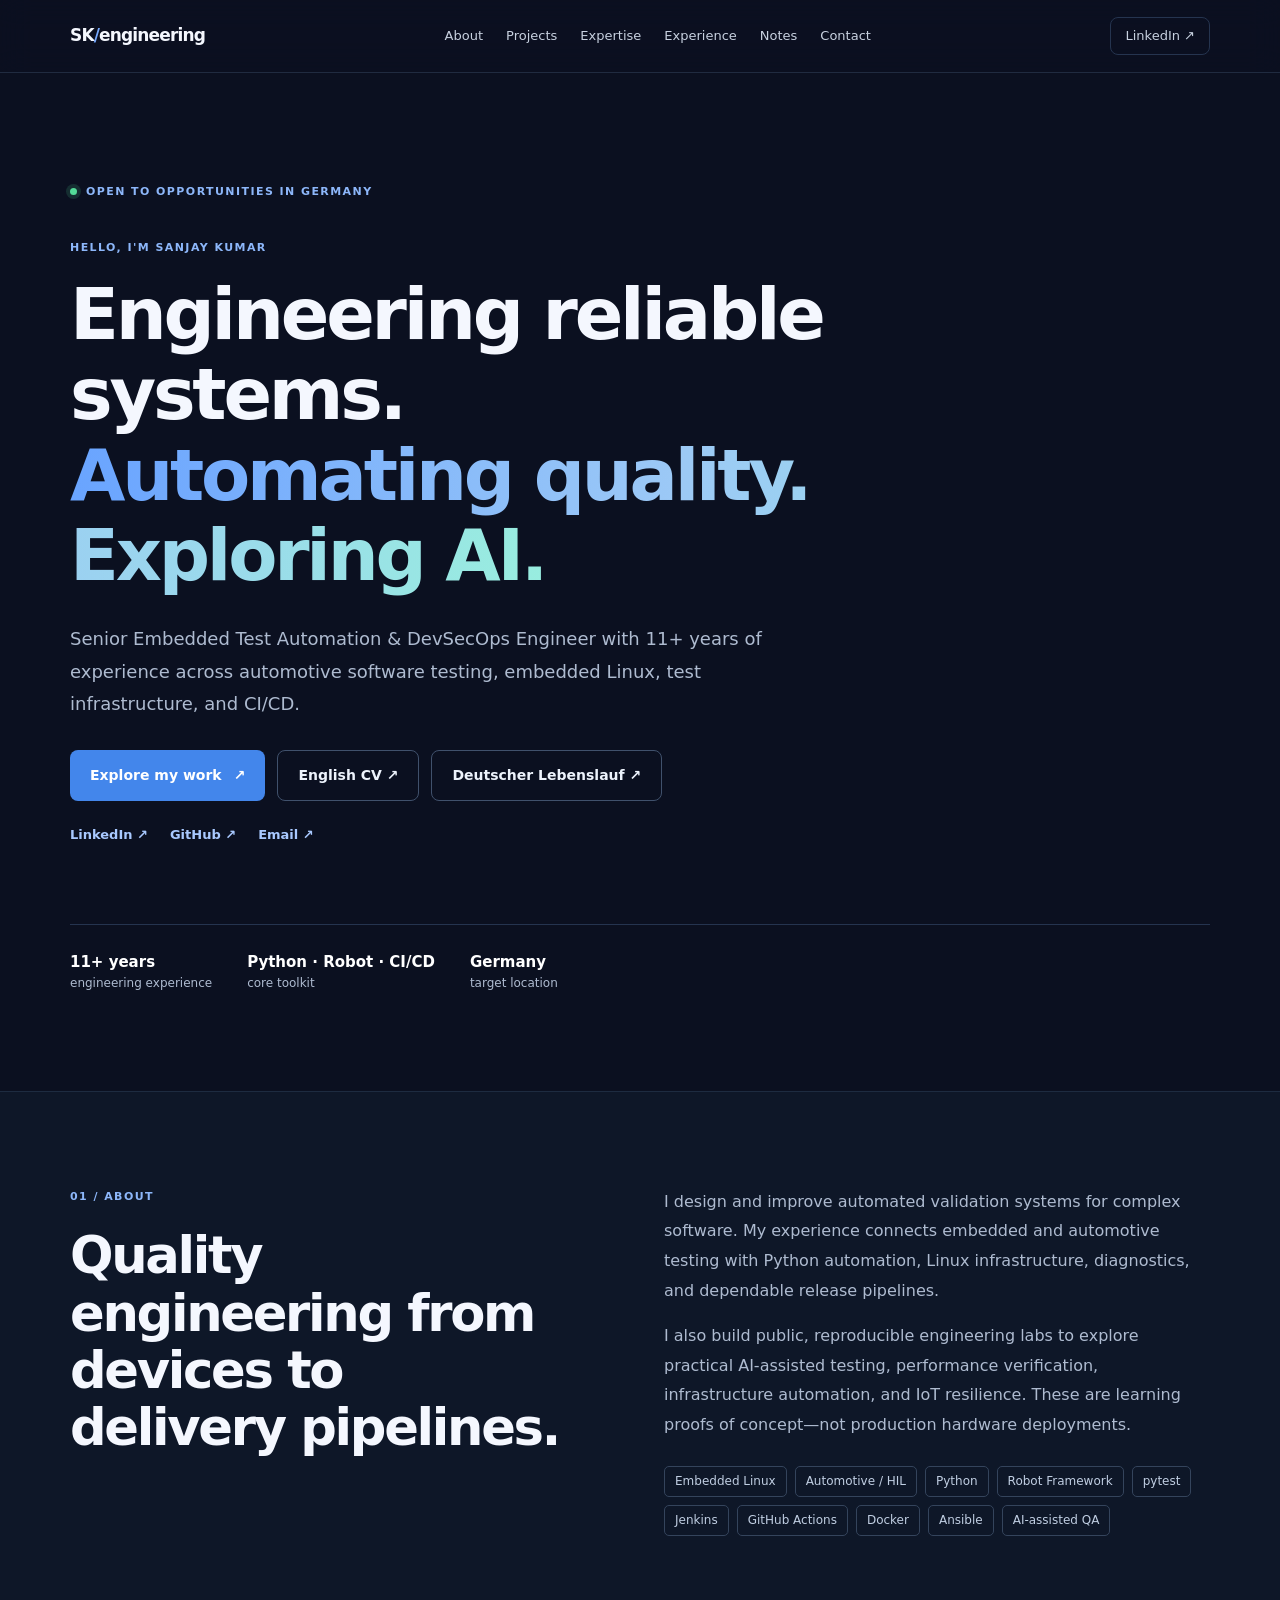
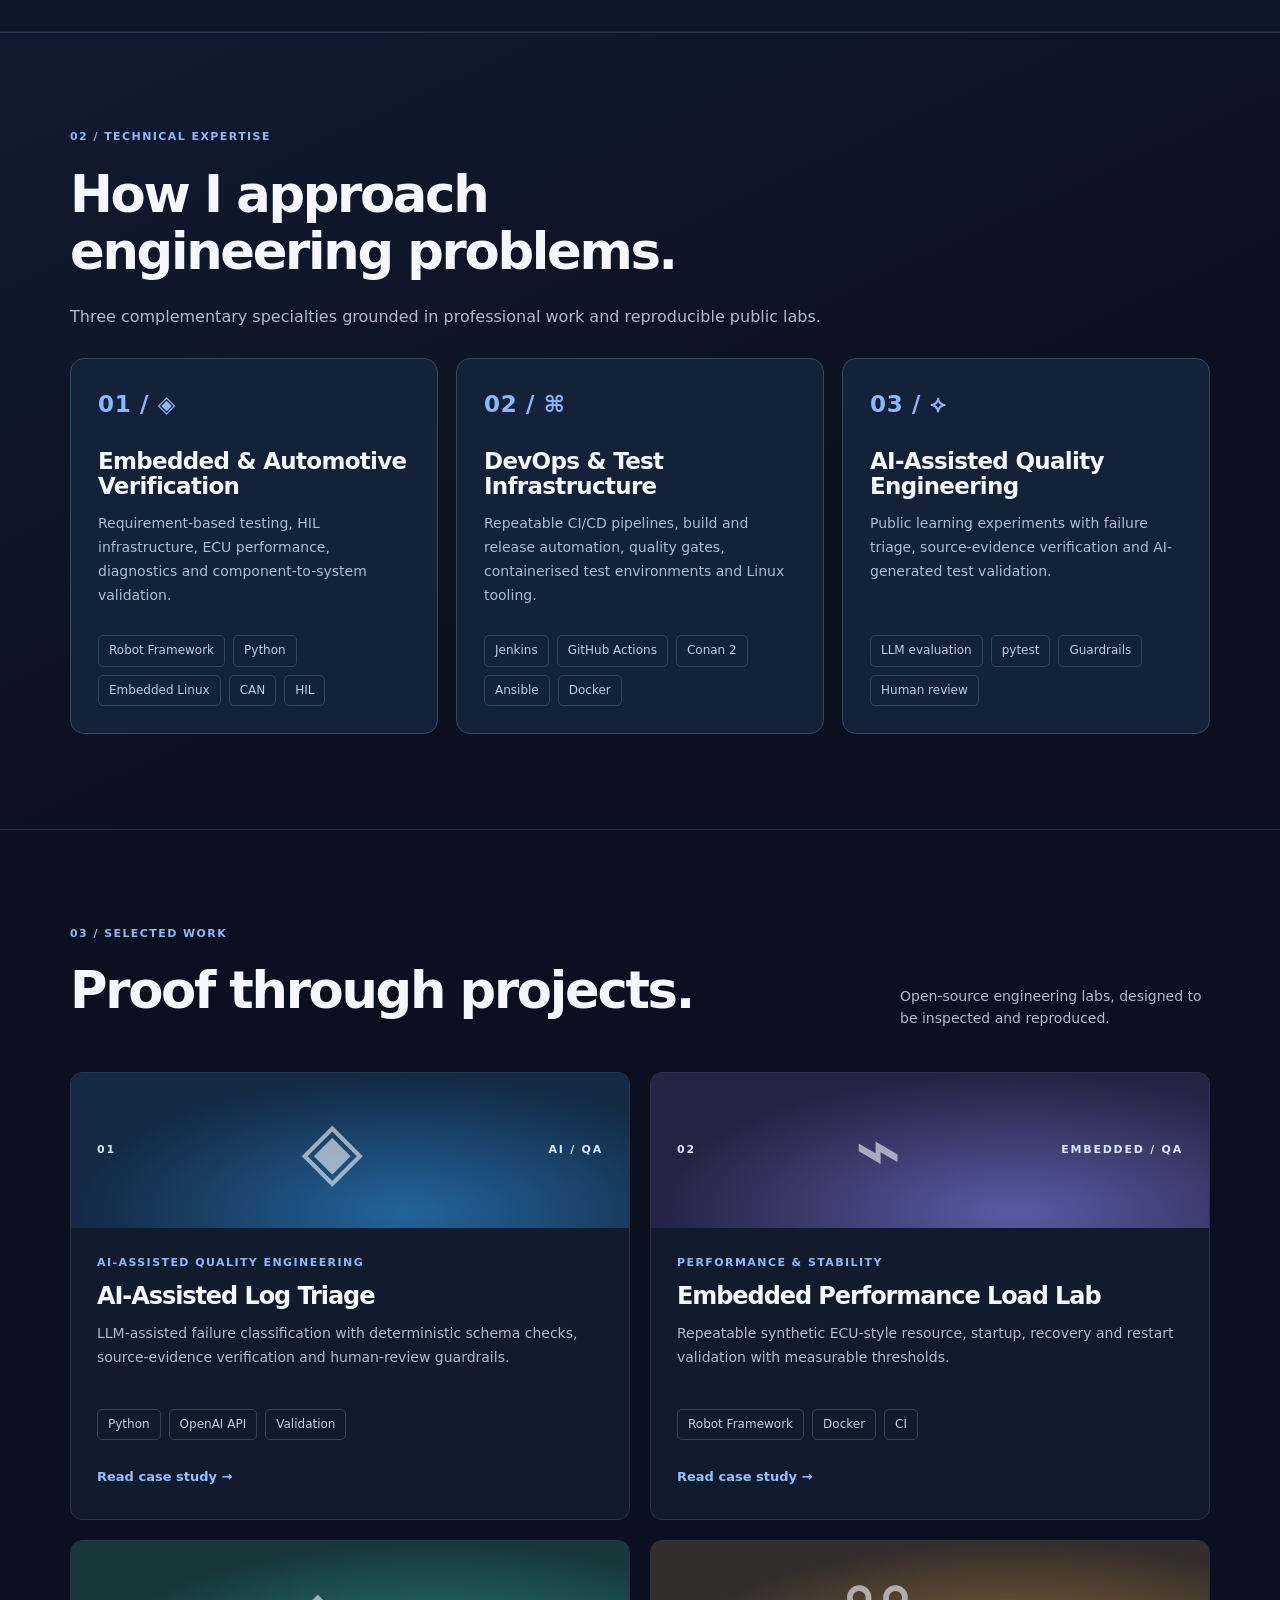
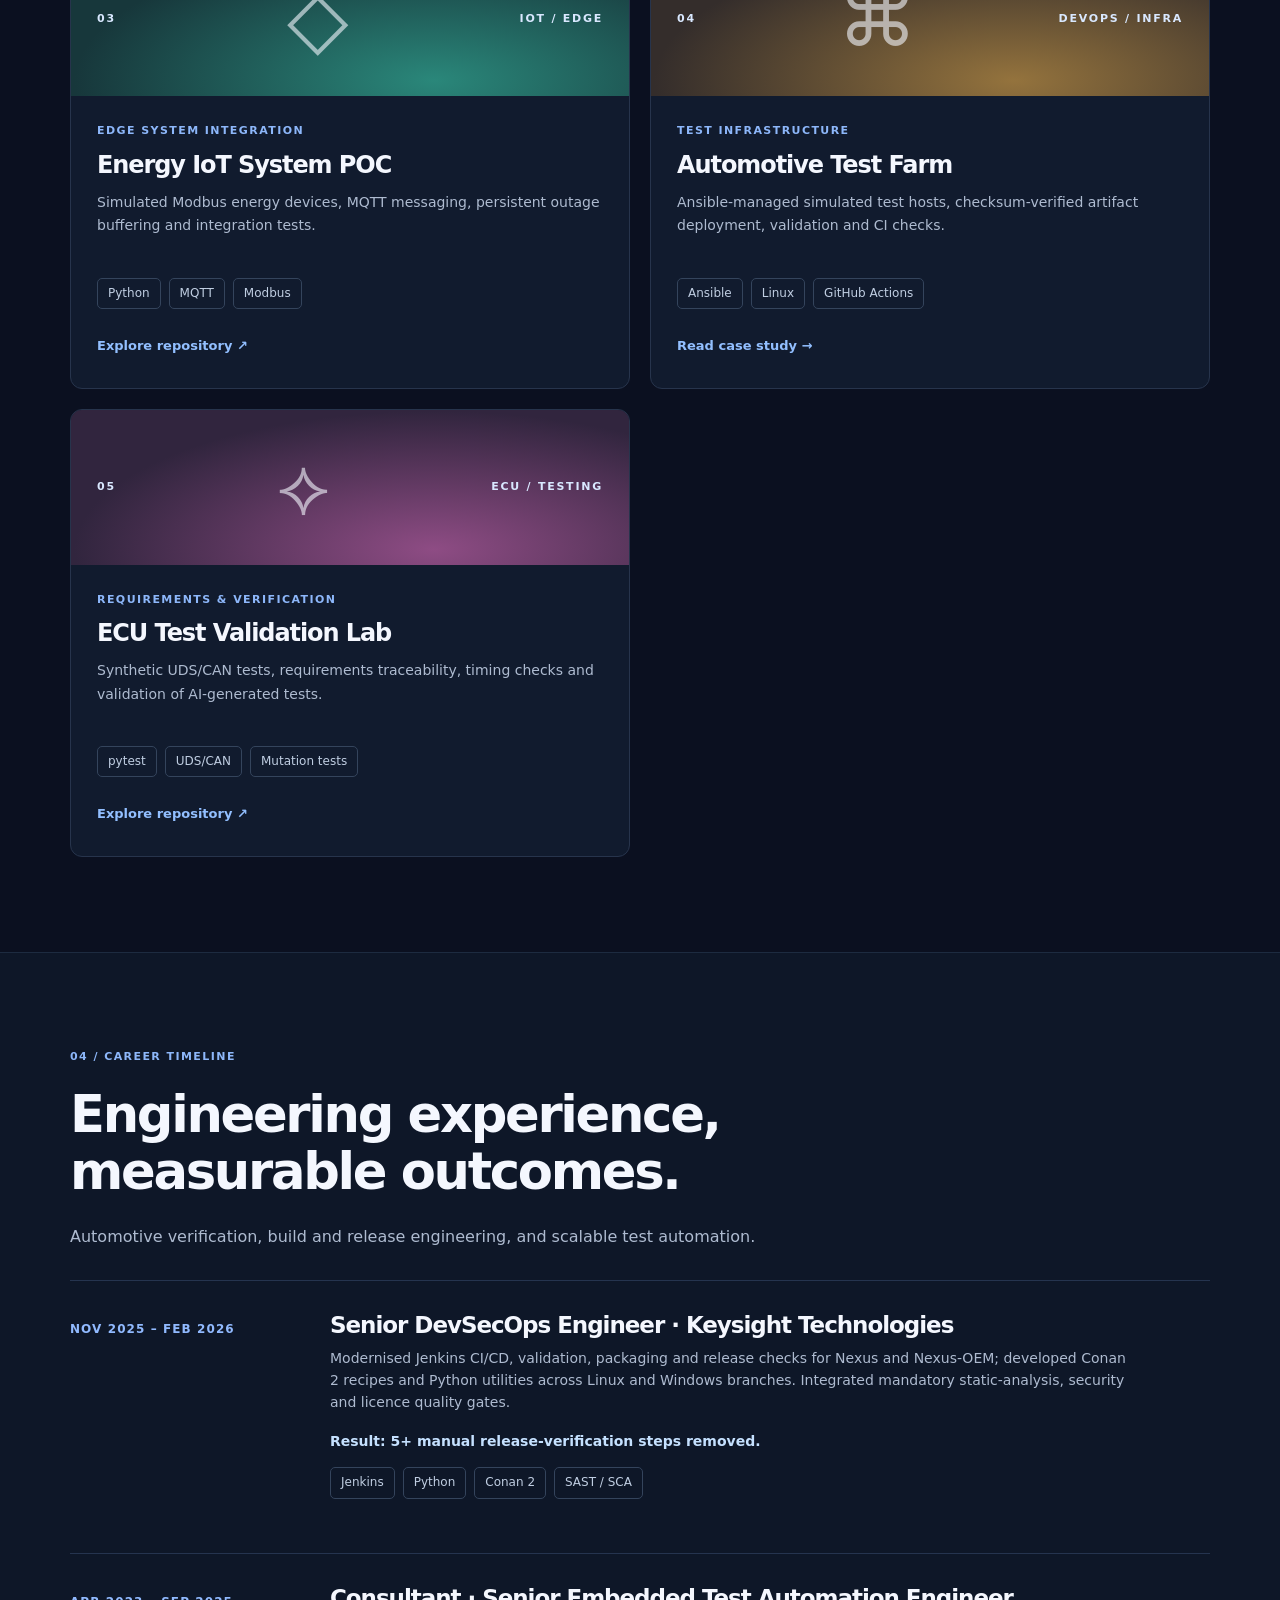
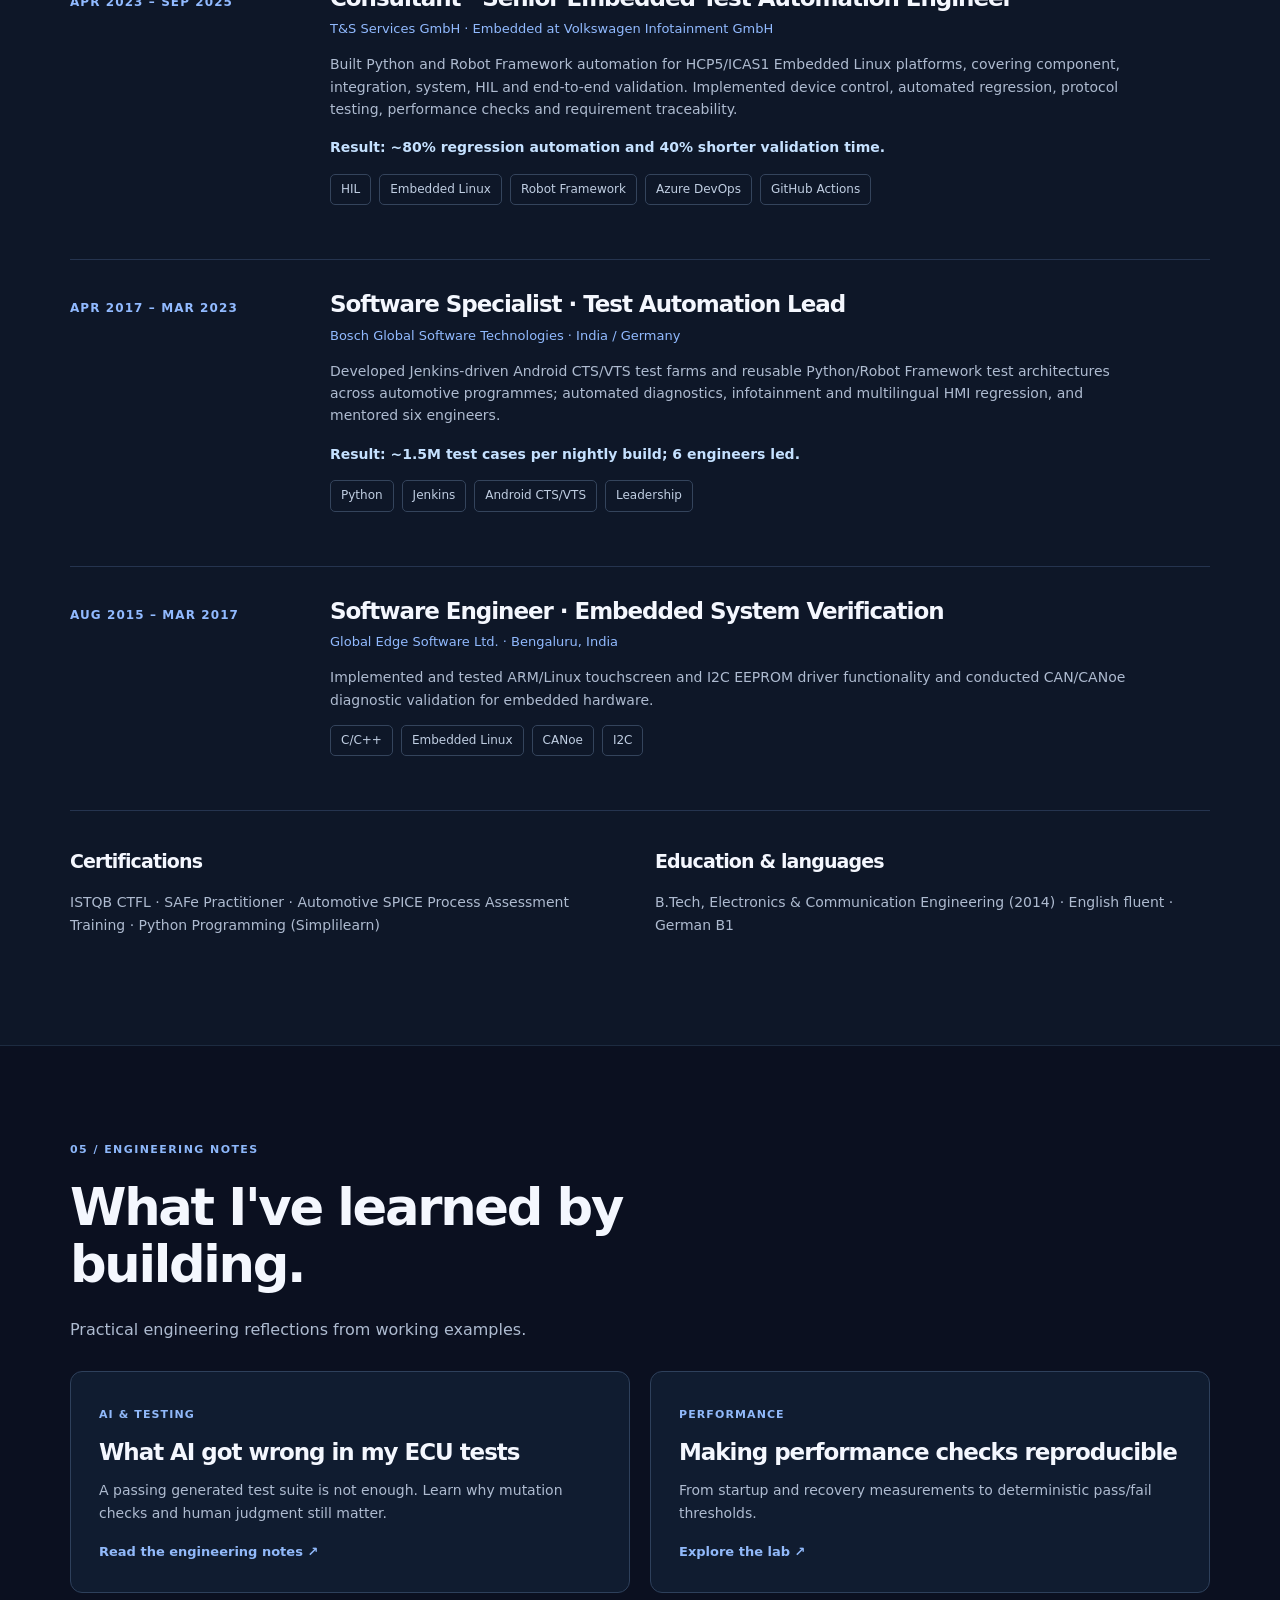
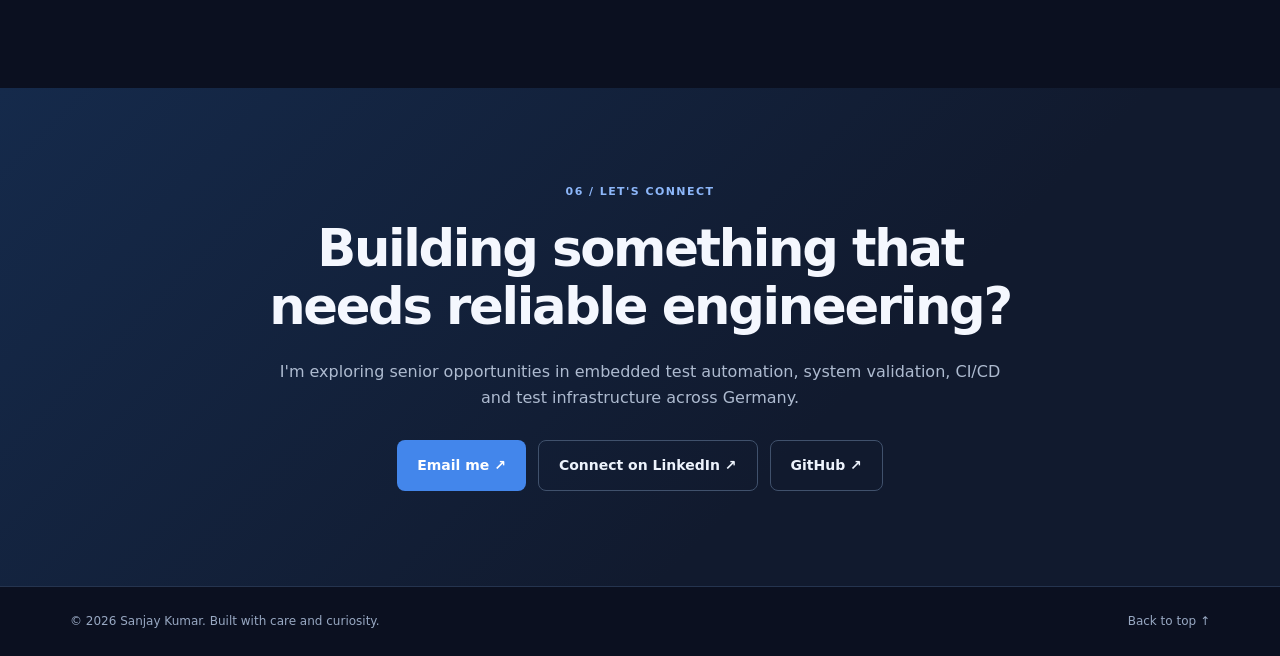
<file: index.html>
<!doctype html>
<html lang="en">
<head>
<meta charset="UTF-8"><meta name="viewport" content="width=device-width,initial-scale=1">
<meta name="description" content="Sanjay Kumar — Senior Embedded Test Automation & DevSecOps Engineer. Automotive testing, CI/CD, Linux infrastructure and AI-assisted quality engineering.">
<meta name="theme-color" content="#0b1020"><meta property="og:title" content="Sanjay Kumar | Engineering Reliable Systems"><meta property="og:description" content="Embedded & automotive testing, DevOps infrastructure and AI-assisted quality engineering.">
<title>Sanjay Kumar | Engineering Reliable Systems</title>
<link rel="stylesheet" href="styles.css">
</head>
<body>
<a class="skip" href="#main">Skip to content</a>
<header class="site-header"><div class="shell navigation">
<a class="brand" href="#home" aria-label="Home">SK<span class="accent">/</span>engineering</a>
<nav aria-label="Main navigation"><a href="#about">About</a><a href="#projects">Projects</a><a href="#expertise">Expertise</a><a href="#experience">Experience</a><a href="#notes">Notes</a><a href="#contact">Contact</a></nav>
<a class="header-github" href="https://www.linkedin.com/in/sanjay-kumar-17aa60189/" target="_blank" rel="noopener noreferrer">LinkedIn ↗</a>
</div></header>
<main id="main">
<section class="hero shell" id="home">
<p class="eyebrow"><span class="status-dot"></span> OPEN TO OPPORTUNITIES IN GERMANY</p>
<p class="overline">HELLO, I'M SANJAY KUMAR</p>
<h1>Engineering reliable systems.<br><span class="gradient">Automating quality. Exploring AI.</span></h1>
<p class="intro">Senior Embedded Test Automation &amp; DevSecOps Engineer with 11+ years of experience across automotive software testing, embedded Linux, test infrastructure, and CI/CD.</p>
<div class="actions"><a class="button primary" href="#projects">Explore my work <span aria-hidden="true">↗</span></a><a class="button secondary" href="resume/en.html">English CV ↗</a><a class="button secondary" href="resume/de.html">Deutscher Lebenslauf ↗</a></div>
<div class="social-links"><a href="https://www.linkedin.com/in/sanjay-kumar-17aa60189/" target="_blank" rel="noopener noreferrer">LinkedIn ↗</a><a href="https://github.com/sanjay81" target="_blank" rel="noopener noreferrer">GitHub ↗</a><a href="mailto:sanjay.kumar8192@outlook.com">Email ↗</a></div><div class="hero-meta"><span><strong>11+ years</strong> engineering experience</span><span><strong>Python · Robot · CI/CD</strong> core toolkit</span><span><strong>Germany</strong> target location</span></div>
</section>
<section class="section section-dark" id="about"><div class="shell two-col"><div><p class="kicker">01 / ABOUT</p><h2>Quality engineering from devices to delivery pipelines.</h2></div><div><p>I design and improve automated validation systems for complex software. My experience connects embedded and automotive testing with Python automation, Linux infrastructure, diagnostics, and dependable release pipelines.</p><p>I also build public, reproducible engineering labs to explore practical AI-assisted testing, performance verification, infrastructure automation, and IoT resilience. These are learning proofs of concept—not production hardware deployments.</p><div class="chips"><span>Embedded Linux</span><span>Automotive / HIL</span><span>Python</span><span>Robot Framework</span><span>pytest</span><span>Jenkins</span><span>GitHub Actions</span><span>Docker</span><span>Ansible</span><span>AI-assisted QA</span></div></div></div></section>
<section class="section skills-section" id="expertise"><div class="shell"><p class="kicker">02 / TECHNICAL EXPERTISE</p><h2>How I approach engineering problems.</h2><p class="section-subtitle">Three complementary specialties grounded in professional work and reproducible public labs.</p><div class="expertise-grid">
<article class="expertise-card"><div class="expertise-symbol" aria-hidden="true">01 / ◈</div><h3>Embedded &amp; Automotive Verification</h3><p>Requirement-based testing, HIL infrastructure, ECU performance, diagnostics and component-to-system validation.</p><div class="tags"><span>Robot Framework</span><span>Python</span><span>Embedded Linux</span><span>CAN</span><span>HIL</span></div></article>
<article class="expertise-card"><div class="expertise-symbol" aria-hidden="true">02 / ⌘</div><h3>DevOps &amp; Test Infrastructure</h3><p>Repeatable CI/CD pipelines, build and release automation, quality gates, containerised test environments and Linux tooling.</p><div class="tags"><span>Jenkins</span><span>GitHub Actions</span><span>Conan 2</span><span>Ansible</span><span>Docker</span></div></article>
<article class="expertise-card"><div class="expertise-symbol" aria-hidden="true">03 / ⟡</div><h3>AI-Assisted Quality Engineering</h3><p>Public learning experiments with failure triage, source-evidence verification and AI-generated test validation.</p><div class="tags"><span>LLM evaluation</span><span>pytest</span><span>Guardrails</span><span>Human review</span></div></article>
</div></div></section><section class="section" id="projects"><div class="shell"><div class="section-head"><div><p class="kicker">03 / SELECTED WORK</p><h2>Proof through projects.</h2></div><p>Open-source engineering labs, designed to be inspected and reproduced.</p></div>
<div class="project-grid">
<article class="project featured"><div class="project-visual blue"><span>01</span><div class="visual-icon">◈</div><span>AI / QA</span></div><div class="project-copy"><p class="project-category">AI-ASSISTED QUALITY ENGINEERING</p><h3>AI-Assisted Log Triage</h3><p>LLM-assisted failure classification with deterministic schema checks, source-evidence verification and human-review guardrails.</p><div class="tags"><span>Python</span><span>OpenAI API</span><span>Validation</span></div><a class="text-link" href="projects/ai-log-triage.html">Read case study →</a></div></article>
<article class="project"><div class="project-visual violet"><span>02</span><div class="visual-icon">⌁</div><span>EMBEDDED / QA</span></div><div class="project-copy"><p class="project-category">PERFORMANCE & STABILITY</p><h3>Embedded Performance Load Lab</h3><p>Repeatable synthetic ECU-style resource, startup, recovery and restart validation with measurable thresholds.</p><div class="tags"><span>Robot Framework</span><span>Docker</span><span>CI</span></div><a class="text-link" href="projects/embedded-performance.html">Read case study →</a></div></article>
<article class="project"><div class="project-visual teal"><span>03</span><div class="visual-icon">◇</div><span>IOT / EDGE</span></div><div class="project-copy"><p class="project-category">EDGE SYSTEM INTEGRATION</p><h3>Energy IoT System POC</h3><p>Simulated Modbus energy devices, MQTT messaging, persistent outage buffering and integration tests.</p><div class="tags"><span>Python</span><span>MQTT</span><span>Modbus</span></div><a class="text-link" href="https://github.com/sanjay81/energy-iot-system-poc" target="_blank" rel="noopener noreferrer">Explore repository ↗</a></div></article>
<article class="project"><div class="project-visual amber"><span>04</span><div class="visual-icon">⌘</div><span>DEVOPS / INFRA</span></div><div class="project-copy"><p class="project-category">TEST INFRASTRUCTURE</p><h3>Automotive Test Farm</h3><p>Ansible-managed simulated test hosts, checksum-verified artifact deployment, validation and CI checks.</p><div class="tags"><span>Ansible</span><span>Linux</span><span>GitHub Actions</span></div><a class="text-link" href="projects/automotive-test-farm.html">Read case study →</a></div></article>
<article class="project"><div class="project-visual pink"><span>05</span><div class="visual-icon">⟡</div><span>ECU / TESTING</span></div><div class="project-copy"><p class="project-category">REQUIREMENTS & VERIFICATION</p><h3>ECU Test Validation Lab</h3><p>Synthetic UDS/CAN tests, requirements traceability, timing checks and validation of AI-generated tests.</p><div class="tags"><span>pytest</span><span>UDS/CAN</span><span>Mutation tests</span></div><a class="text-link" href="https://github.com/sanjay81/ecu-tests" target="_blank" rel="noopener noreferrer">Explore repository ↗</a></div></article>
</div></div></section>
<section class="section section-dark" id="experience"><div class="shell"><p class="kicker">04 / CAREER TIMELINE</p><h2>Engineering experience, measurable outcomes.</h2><p class="section-subtitle">Automotive verification, build and release engineering, and scalable test automation.</p><div class="timeline">
<article class="timeline-entry"><time datetime="2025-11">NOV 2025 – FEB 2026</time><div><h3>Senior DevSecOps Engineer · Keysight Technologies</h3><p>Modernised Jenkins CI/CD, validation, packaging and release checks for Nexus and Nexus-OEM; developed Conan 2 recipes and Python utilities across Linux and Windows branches. Integrated mandatory static-analysis, security and licence quality gates.</p><strong>Result: 5+ manual release-verification steps removed.</strong><div class="tags"><span>Jenkins</span><span>Python</span><span>Conan 2</span><span>SAST / SCA</span></div></div></article>
<article class="timeline-entry"><time datetime="2023-04">APR 2023 – SEP 2025</time><div><h3>Consultant · Senior Embedded Test Automation Engineer</h3><p class="employer">T&amp;S Services GmbH · Embedded at Volkswagen Infotainment GmbH</p><p>Built Python and Robot Framework automation for HCP5/ICAS1 Embedded Linux platforms, covering component, integration, system, HIL and end-to-end validation. Implemented device control, automated regression, protocol testing, performance checks and requirement traceability.</p><strong>Result: ~80% regression automation and 40% shorter validation time.</strong><div class="tags"><span>HIL</span><span>Embedded Linux</span><span>Robot Framework</span><span>Azure DevOps</span><span>GitHub Actions</span></div></div></article>
<article class="timeline-entry"><time datetime="2017-04">APR 2017 – MAR 2023</time><div><h3>Software Specialist · Test Automation Lead</h3><p class="employer">Bosch Global Software Technologies · India / Germany</p><p>Developed Jenkins-driven Android CTS/VTS test farms and reusable Python/Robot Framework test architectures across automotive programmes; automated diagnostics, infotainment and multilingual HMI regression, and mentored six engineers.</p><strong>Result: ~1.5M test cases per nightly build; 6 engineers led.</strong><div class="tags"><span>Python</span><span>Jenkins</span><span>Android CTS/VTS</span><span>Leadership</span></div></div></article>
<article class="timeline-entry"><time datetime="2015-08">AUG 2015 – MAR 2017</time><div><h3>Software Engineer · Embedded System Verification</h3><p class="employer">Global Edge Software Ltd. · Bengaluru, India</p><p>Implemented and tested ARM/Linux touchscreen and I2C EEPROM driver functionality and conducted CAN/CANoe diagnostic validation for embedded hardware.</p><div class="tags"><span>C/C++</span><span>Embedded Linux</span><span>CANoe</span><span>I2C</span></div></div></article></div>
<div class="credentials"><div><h3>Certifications</h3><p>ISTQB CTFL · SAFe Practitioner · Automotive SPICE Process Assessment Training · Python Programming (Simplilearn)</p></div><div><h3>Education & languages</h3><p>B.Tech, Electronics &amp; Communication Engineering (2014) · English fluent · German B1</p></div></div></div></section>
<section class="section" id="notes"><div class="shell"><p class="kicker">05 / ENGINEERING NOTES</p><h2>What I've learned by building.</h2><p class="section-subtitle">Practical engineering reflections from working examples.</p><div class="notes-grid"><a class="note" href="https://github.com/sanjay81/ecu-tests/blob/main/ai_mistakes.md" target="_blank" rel="noopener noreferrer"><span>AI & TESTING</span><h3>What AI got wrong in my ECU tests</h3><p>A passing generated test suite is not enough. Learn why mutation checks and human judgment still matter.</p><strong>Read the engineering notes ↗</strong></a><a class="note" href="https://github.com/sanjay81/embedded-performance-load-lab" target="_blank" rel="noopener noreferrer"><span>PERFORMANCE</span><h3>Making performance checks reproducible</h3><p>From startup and recovery measurements to deterministic pass/fail thresholds.</p><strong>Explore the lab ↗</strong></a></div></div></section>
<section class="section contact-section" id="contact"><div class="shell contact-inner"><p class="kicker">06 / LET'S CONNECT</p><h2>Building something that needs reliable engineering?</h2><p>I'm exploring senior opportunities in embedded test automation, system validation, CI/CD and test infrastructure across Germany.</p><div class="actions"><a class="button primary" href="mailto:sanjay.kumar8192@outlook.com">Email me ↗</a><a class="button secondary" href="https://www.linkedin.com/in/sanjay-kumar-17aa60189/" target="_blank" rel="noopener noreferrer">Connect on LinkedIn ↗</a><a class="button secondary" href="https://github.com/sanjay81" target="_blank" rel="noopener noreferrer">GitHub ↗</a></div></div></section>
</main><footer class="footer"><div class="shell footer-inner"><span>© <span id="year">2026</span> Sanjay Kumar. Built with care and curiosity.</span><a href="#home">Back to top ↑</a></div></footer>
<script src="script.js" defer></script>
</body></html>
</file>
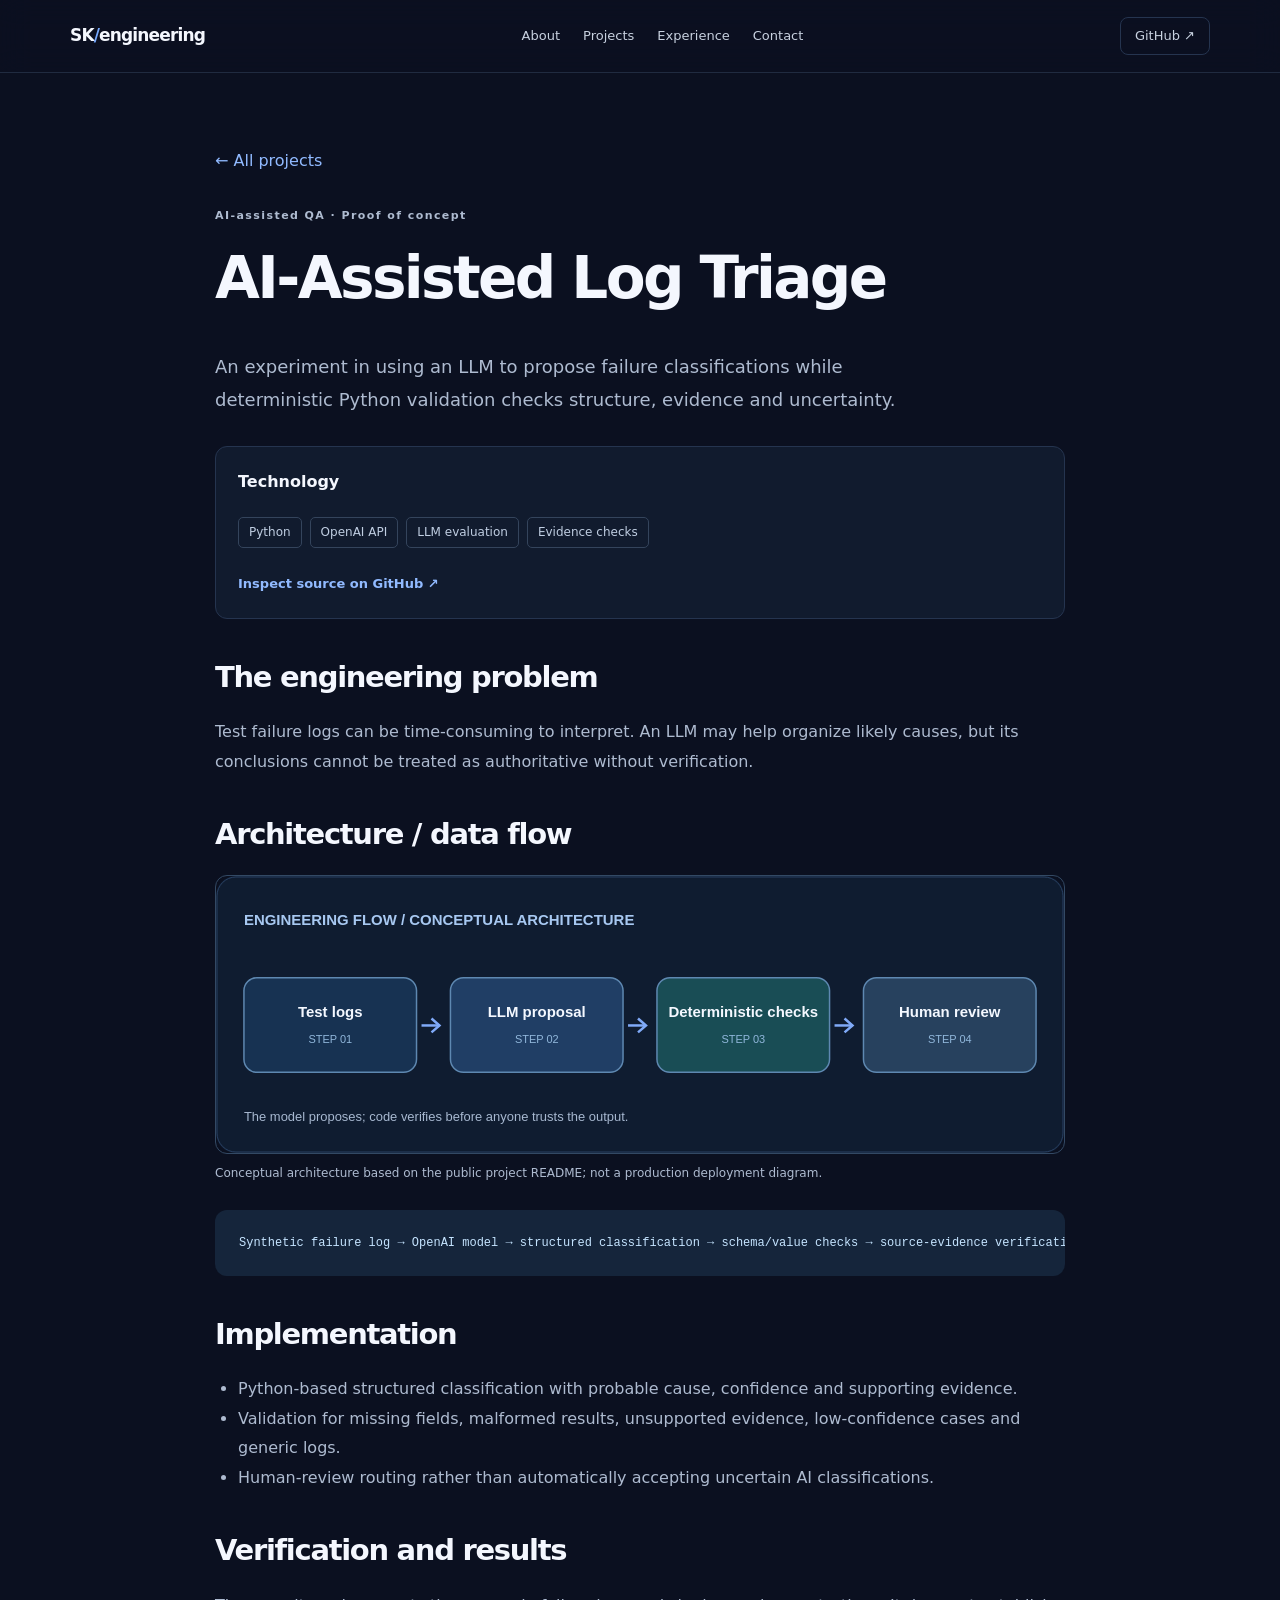
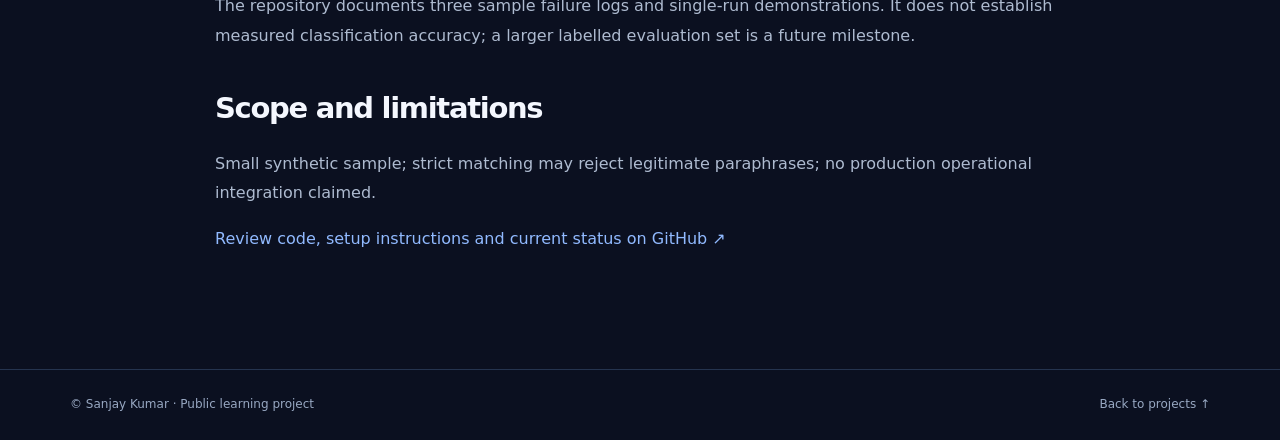
<file: projects/ai-log-triage.html>
<!doctype html><html lang="en"><head><meta charset="utf-8"><meta name="viewport" content="width=device-width,initial-scale=1"><meta name="description" content="An experiment in using an LLM to propose failure classifications while deterministic Python validation checks structure, evidence and uncertainty."><title>AI-Assisted Log Triage | Sanjay Kumar</title><link rel="stylesheet" href="../styles.css"></head><body><a class="skip" href="#main">Skip to content</a><header class="site-header"><div class="shell navigation"><a class="brand" href="../index.html#home">SK<span class="accent">/</span>engineering</a><nav aria-label="Main navigation"><a href="../index.html#about">About</a><a href="../index.html#projects">Projects</a><a href="../index.html#experience">Experience</a><a href="../index.html#contact">Contact</a></nav><a class="header-github" href="https://github.com/sanjay81">GitHub ↗</a></div></header><main id="main" class="shell case-shell"><a href="../index.html#projects">← All projects</a><p class="kicker" style="margin-top:32px">AI-assisted QA · Proof of concept</p><h1>AI-Assisted Log Triage</h1><p class="intro">An experiment in using an LLM to propose failure classifications while deterministic Python validation checks structure, evidence and uncertainty.</p><div class="case-meta"><strong>Technology</strong><div class="tags"><span>Python</span><span>OpenAI API</span><span>LLM evaluation</span><span>Evidence checks</span></div><a class="text-link" href="https://github.com/sanjay81/log-triage" target="_blank" rel="noopener noreferrer">Inspect source on GitHub ↗</a></div><h2>The engineering problem</h2><p>Test failure logs can be time-consuming to interpret. An LLM may help organize likely causes, but its conclusions cannot be treated as authoritative without verification.</p><h2>Architecture / data flow</h2><figure class="architecture"><img src="../assets/architecture-ai-log-triage.svg" alt="Conceptual four-step architecture for this public engineering proof of concept" loading="lazy"><figcaption>Conceptual architecture based on the public project README; not a production deployment diagram.</figcaption></figure><pre>Synthetic failure log → OpenAI model → structured classification → schema/value checks → source-evidence verification → human review when needed</pre><h2>Implementation</h2><ul><li>Python-based structured classification with probable cause, confidence and supporting evidence.</li><li>Validation for missing fields, malformed results, unsupported evidence, low-confidence cases and generic logs.</li><li>Human-review routing rather than automatically accepting uncertain AI classifications.</li></ul><h2>Verification and results</h2><p>The repository documents three sample failure logs and single-run demonstrations. It does not establish measured classification accuracy; a larger labelled evaluation set is a future milestone.</p><h2>Scope and limitations</h2><p>Small synthetic sample; strict matching may reject legitimate paraphrases; no production operational integration claimed.</p><p><a href="https://github.com/sanjay81/log-triage" target="_blank" rel="noopener noreferrer">Review code, setup instructions and current status on GitHub ↗</a></p></main><footer class="footer"><div class="shell footer-inner"><span>© Sanjay Kumar · Public learning project</span><a href="../index.html#projects">Back to projects ↑</a></div></footer></body></html>
</file>
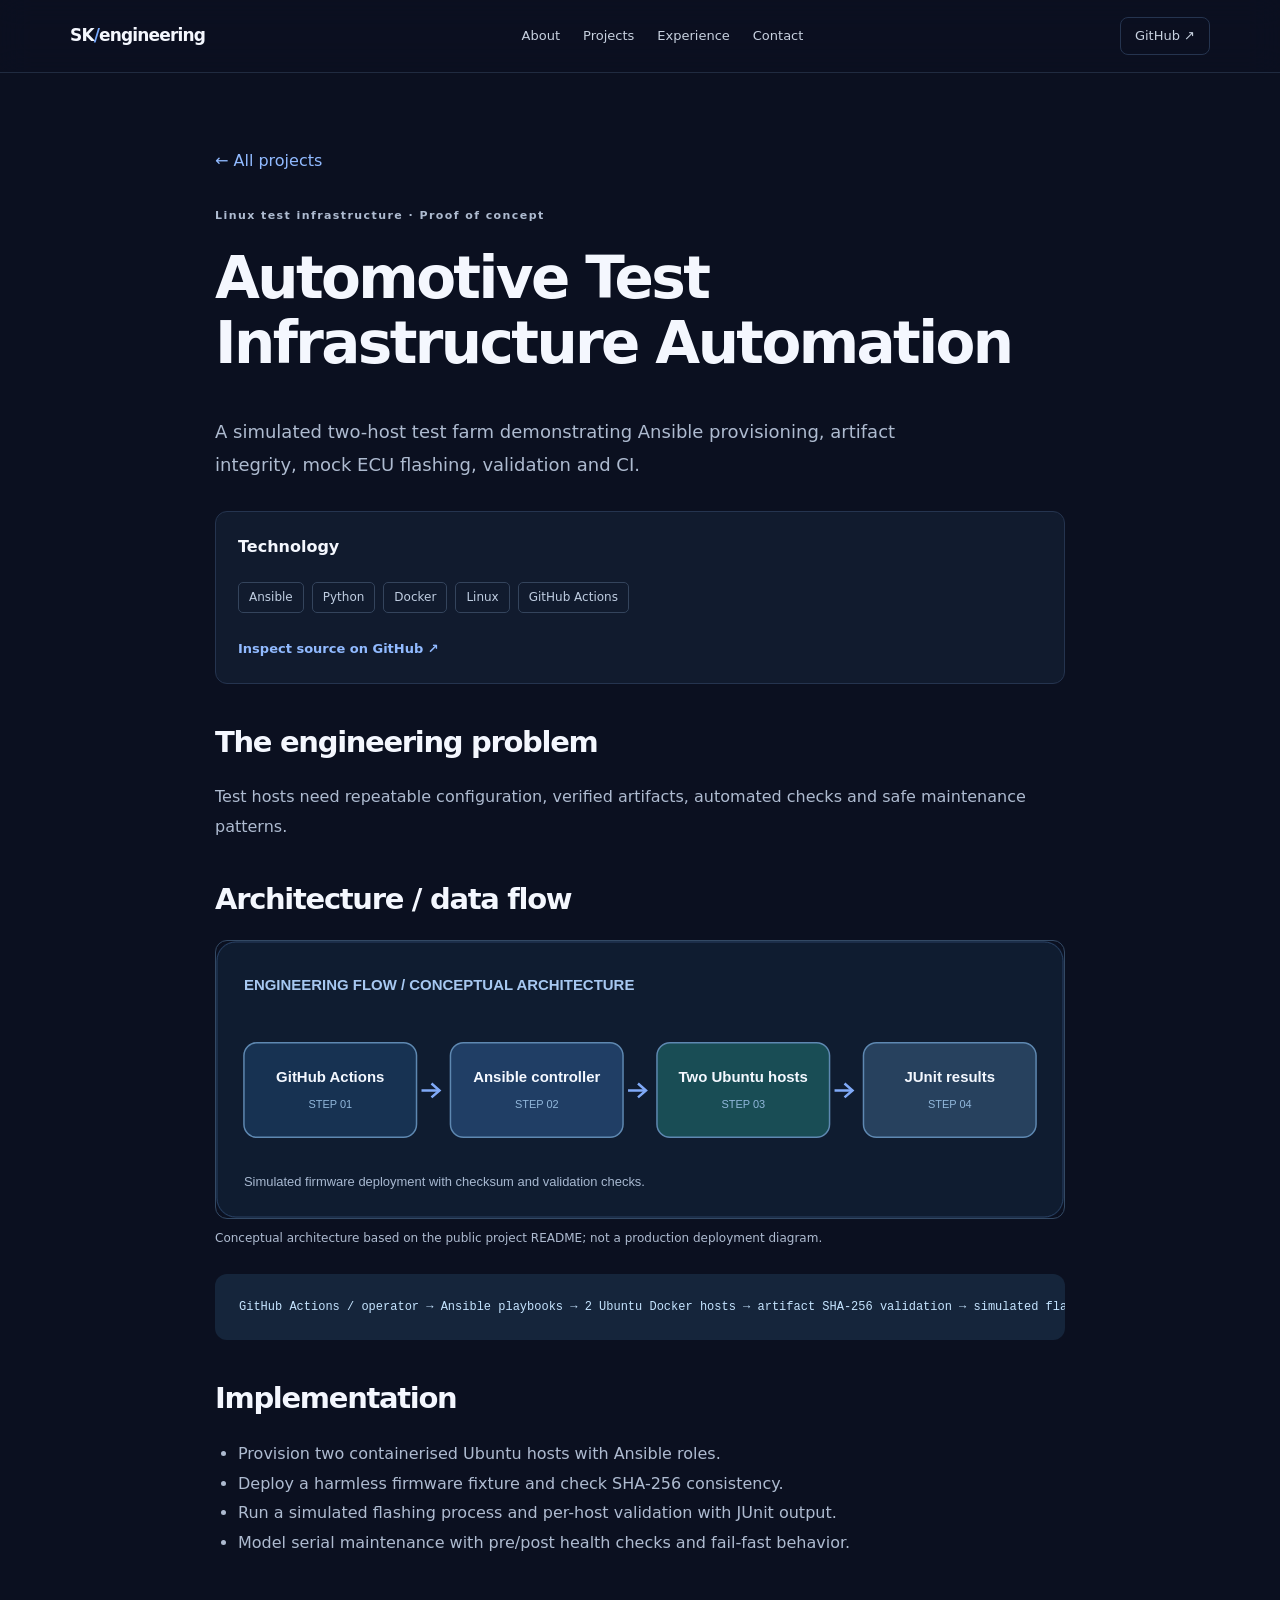
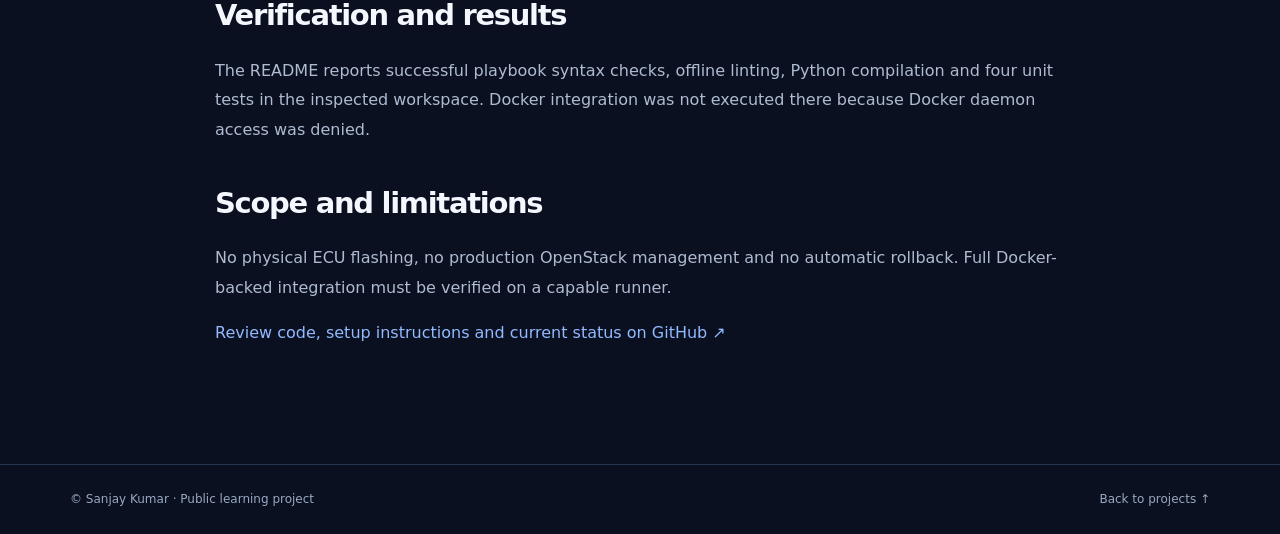
<file: projects/automotive-test-farm.html>
<!doctype html><html lang="en"><head><meta charset="utf-8"><meta name="viewport" content="width=device-width,initial-scale=1"><meta name="description" content="A simulated two-host test farm demonstrating Ansible provisioning, artifact integrity, mock ECU flashing, validation and CI."><title>Automotive Test Infrastructure Automation | Sanjay Kumar</title><link rel="stylesheet" href="../styles.css"></head><body><a class="skip" href="#main">Skip to content</a><header class="site-header"><div class="shell navigation"><a class="brand" href="../index.html#home">SK<span class="accent">/</span>engineering</a><nav aria-label="Main navigation"><a href="../index.html#about">About</a><a href="../index.html#projects">Projects</a><a href="../index.html#experience">Experience</a><a href="../index.html#contact">Contact</a></nav><a class="header-github" href="https://github.com/sanjay81">GitHub ↗</a></div></header><main id="main" class="shell case-shell"><a href="../index.html#projects">← All projects</a><p class="kicker" style="margin-top:32px">Linux test infrastructure · Proof of concept</p><h1>Automotive Test Infrastructure Automation</h1><p class="intro">A simulated two-host test farm demonstrating Ansible provisioning, artifact integrity, mock ECU flashing, validation and CI.</p><div class="case-meta"><strong>Technology</strong><div class="tags"><span>Ansible</span><span>Python</span><span>Docker</span><span>Linux</span><span>GitHub Actions</span></div><a class="text-link" href="https://github.com/sanjay81/ansible-automotive-test-farm" target="_blank" rel="noopener noreferrer">Inspect source on GitHub ↗</a></div><h2>The engineering problem</h2><p>Test hosts need repeatable configuration, verified artifacts, automated checks and safe maintenance patterns.</p><h2>Architecture / data flow</h2><figure class="architecture"><img src="../assets/architecture-automotive-test-farm.svg" alt="Conceptual four-step architecture for this public engineering proof of concept" loading="lazy"><figcaption>Conceptual architecture based on the public project README; not a production deployment diagram.</figcaption></figure><pre>GitHub Actions / operator → Ansible playbooks → 2 Ubuntu Docker hosts → artifact SHA-256 validation → simulated flash report → JUnit validation reports</pre><h2>Implementation</h2><ul><li>Provision two containerised Ubuntu hosts with Ansible roles.</li><li>Deploy a harmless firmware fixture and check SHA-256 consistency.</li><li>Run a simulated flashing process and per-host validation with JUnit output.</li><li>Model serial maintenance with pre/post health checks and fail-fast behavior.</li></ul><h2>Verification and results</h2><p>The README reports successful playbook syntax checks, offline linting, Python compilation and four unit tests in the inspected workspace. Docker integration was not executed there because Docker daemon access was denied.</p><h2>Scope and limitations</h2><p>No physical ECU flashing, no production OpenStack management and no automatic rollback. Full Docker-backed integration must be verified on a capable runner.</p><p><a href="https://github.com/sanjay81/ansible-automotive-test-farm" target="_blank" rel="noopener noreferrer">Review code, setup instructions and current status on GitHub ↗</a></p></main><footer class="footer"><div class="shell footer-inner"><span>© Sanjay Kumar · Public learning project</span><a href="../index.html#projects">Back to projects ↑</a></div></footer></body></html>
</file>
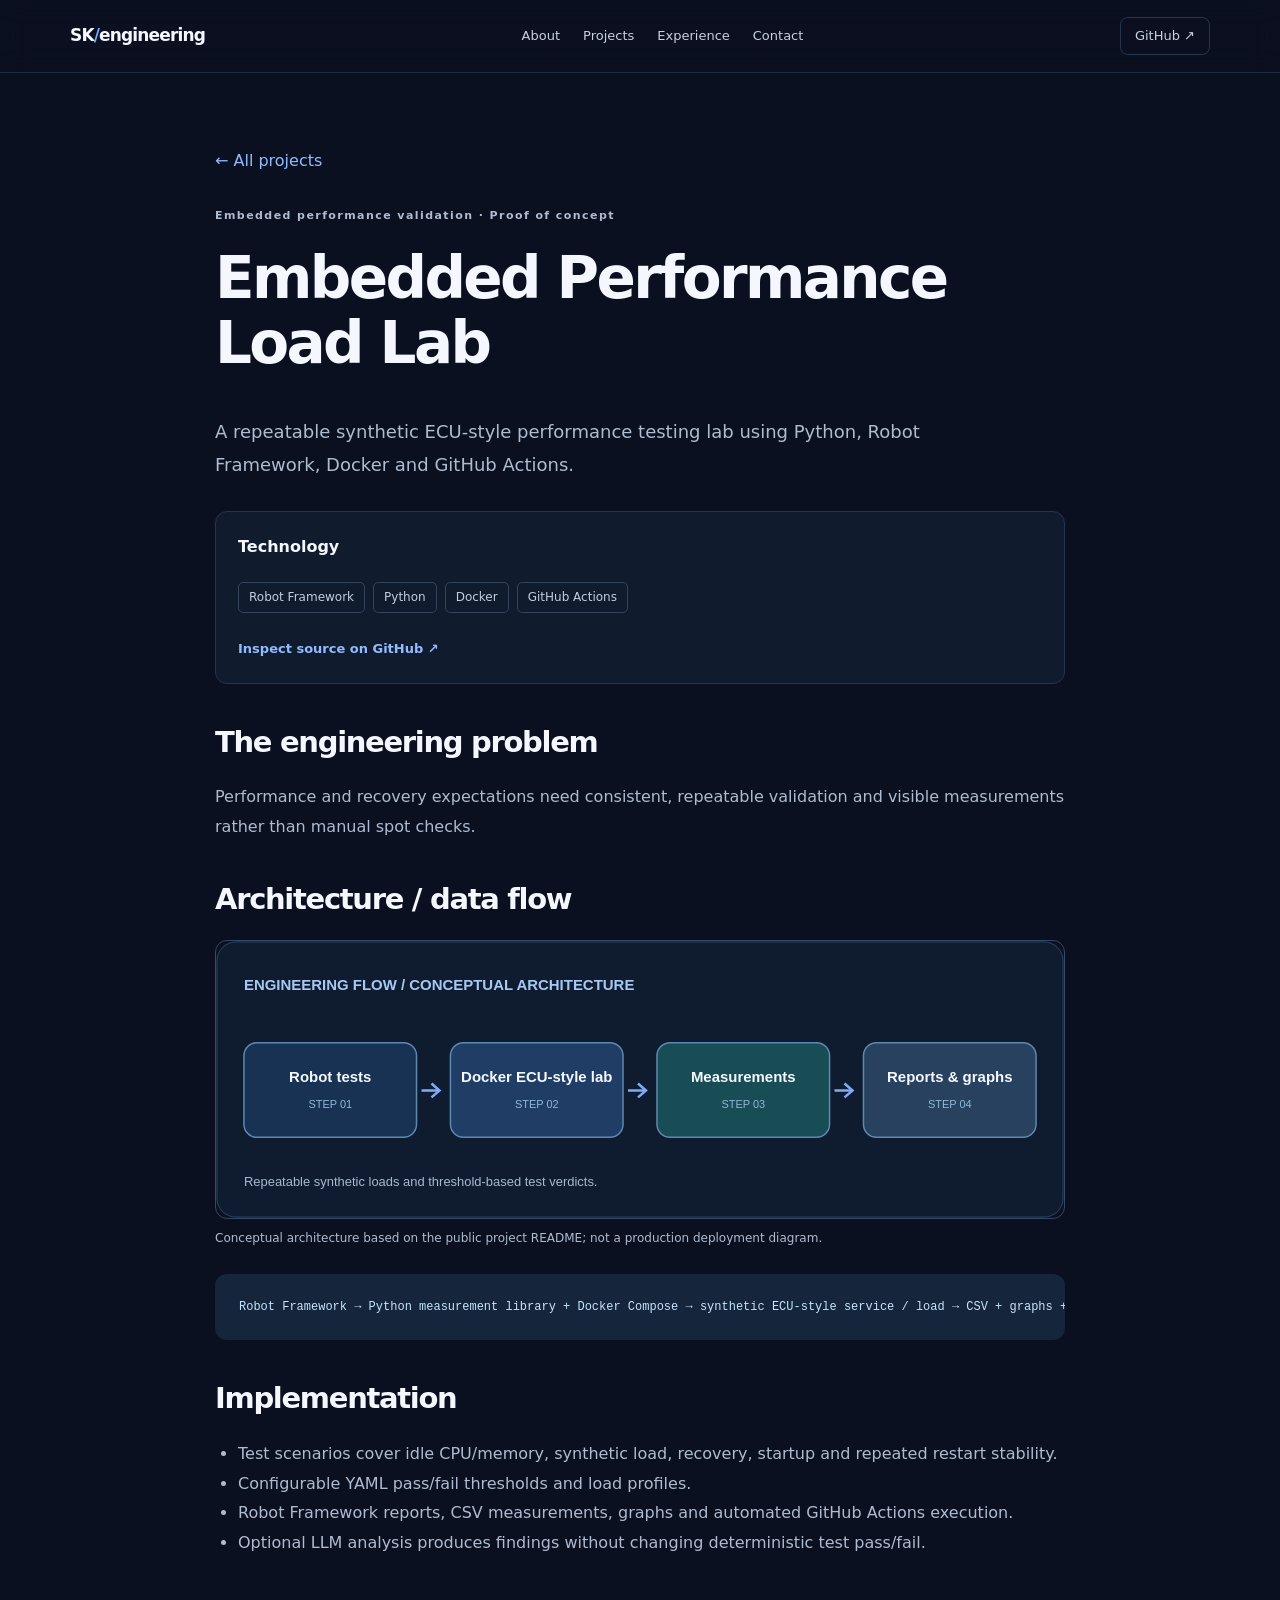
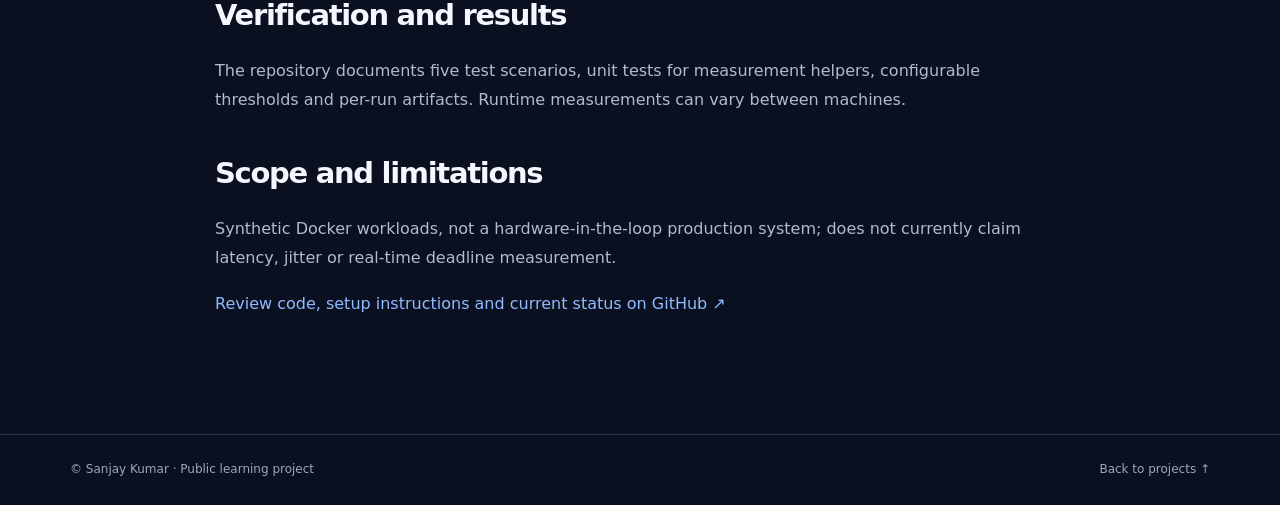
<file: projects/embedded-performance.html>
<!doctype html><html lang="en"><head><meta charset="utf-8"><meta name="viewport" content="width=device-width,initial-scale=1"><meta name="description" content="A repeatable synthetic ECU-style performance testing lab using Python, Robot Framework, Docker and GitHub Actions."><title>Embedded Performance Load Lab | Sanjay Kumar</title><link rel="stylesheet" href="../styles.css"></head><body><a class="skip" href="#main">Skip to content</a><header class="site-header"><div class="shell navigation"><a class="brand" href="../index.html#home">SK<span class="accent">/</span>engineering</a><nav aria-label="Main navigation"><a href="../index.html#about">About</a><a href="../index.html#projects">Projects</a><a href="../index.html#experience">Experience</a><a href="../index.html#contact">Contact</a></nav><a class="header-github" href="https://github.com/sanjay81">GitHub ↗</a></div></header><main id="main" class="shell case-shell"><a href="../index.html#projects">← All projects</a><p class="kicker" style="margin-top:32px">Embedded performance validation · Proof of concept</p><h1>Embedded Performance Load Lab</h1><p class="intro">A repeatable synthetic ECU-style performance testing lab using Python, Robot Framework, Docker and GitHub Actions.</p><div class="case-meta"><strong>Technology</strong><div class="tags"><span>Robot Framework</span><span>Python</span><span>Docker</span><span>GitHub Actions</span></div><a class="text-link" href="https://github.com/sanjay81/embedded-performance-load-lab" target="_blank" rel="noopener noreferrer">Inspect source on GitHub ↗</a></div><h2>The engineering problem</h2><p>Performance and recovery expectations need consistent, repeatable validation and visible measurements rather than manual spot checks.</p><h2>Architecture / data flow</h2><figure class="architecture"><img src="../assets/architecture-embedded-performance-v2.svg" alt="Conceptual four-step architecture for this public engineering proof of concept" loading="lazy"><figcaption>Conceptual architecture based on the public project README; not a production deployment diagram.</figcaption></figure><pre>Robot Framework → Python measurement library + Docker Compose → synthetic ECU-style service / load → CSV + graphs + Robot reports → optional separate AI analysis</pre><h2>Implementation</h2><ul><li>Test scenarios cover idle CPU/memory, synthetic load, recovery, startup and repeated restart stability.</li><li>Configurable YAML pass/fail thresholds and load profiles.</li><li>Robot Framework reports, CSV measurements, graphs and automated GitHub Actions execution.</li><li>Optional LLM analysis produces findings without changing deterministic test pass/fail.</li></ul><h2>Verification and results</h2><p>The repository documents five test scenarios, unit tests for measurement helpers, configurable thresholds and per-run artifacts. Runtime measurements can vary between machines.</p><h2>Scope and limitations</h2><p>Synthetic Docker workloads, not a hardware-in-the-loop production system; does not currently claim latency, jitter or real-time deadline measurement.</p><p><a href="https://github.com/sanjay81/embedded-performance-load-lab" target="_blank" rel="noopener noreferrer">Review code, setup instructions and current status on GitHub ↗</a></p></main><footer class="footer"><div class="shell footer-inner"><span>© Sanjay Kumar · Public learning project</span><a href="../index.html#projects">Back to projects ↑</a></div></footer></body></html>
</file>
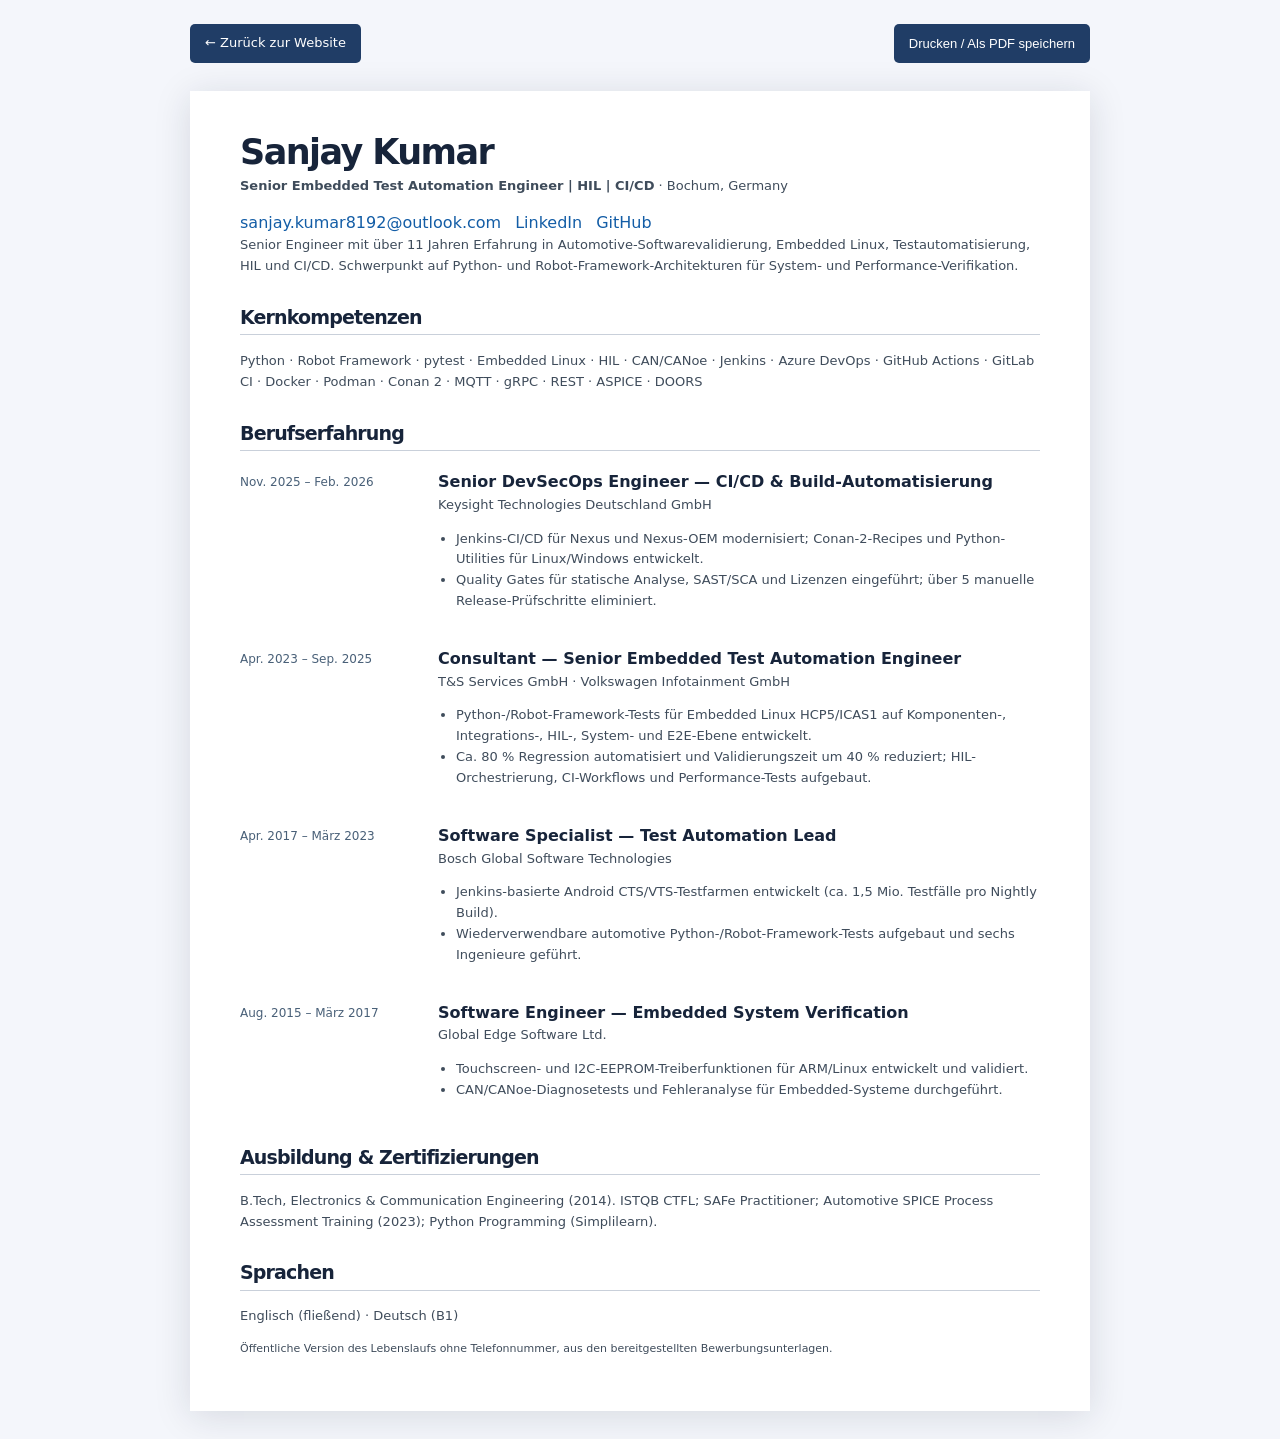
<file: resume/de.html>
<!doctype html><html lang="de"><head><meta charset="UTF-8"><meta name="viewport" content="width=device-width,initial-scale=1"><meta name="robots" content="index,follow"><title>Sanjay Kumar — Lebenslauf Deutsch</title><link rel="stylesheet" href="../styles.css"><style>body{background:#f4f6fb;color:#17243a}.cv-layout{max-width:900px;margin:28px auto;padding:42px 50px;background:#fff;box-shadow:0 5px 35px #141e3522}.cv-layout h1{font-size:35px;margin-bottom:4px}.cv-layout h2{font-size:19px;border-bottom:1px solid #c9d0da;padding-bottom:6px;margin-top:30px}.cv-layout h3{font-size:16px;letter-spacing:0;margin-bottom:4px}.cv-layout p,.cv-layout li{color:#3f4c5b;font-size:13px}.cv-layout a{color:#135da6}.cv-layout .cv-job{display:grid;grid-template-columns:180px 1fr;gap:18px;margin:22px 0}.cv-layout .cv-period,.cv-employer{color:#496078;font-size:12px}.cv-layout ul{padding-left:18px;margin-top:8px}.cv-topbar{max-width:900px;margin:24px auto;display:flex;justify-content:space-between;gap:15px}.cv-topbar a,.cv-topbar button{background:#203d66;color:white;border:0;border-radius:5px;padding:9px 15px;font-size:13px;cursor:pointer}.cv-links{display:flex;flex-wrap:wrap;gap:14px;word-break:break-word}.cv-notice{font-size:11px!important}@media(max-width:720px){.cv-layout{margin:12px;padding:25px 20px}.cv-layout .cv-job{grid-template-columns:1fr;gap:4px}.cv-topbar{margin:15px}}@media print{@page{size:A4;margin:13mm}body{background:white}.cv-layout{box-shadow:none;margin:0;padding:0;max-width:none}.cv-topbar{display:none}.cv-layout a{color:#17243a}.cv-job{break-inside:avoid}.cv-layout h2{break-after:avoid}}</style></head><body><div class="cv-topbar"><a href="../index.html#contact">← Zurück zur Website</a><button onclick="window.print()">Drucken / Als PDF speichern</button></div><main class="cv-layout"><h1>Sanjay Kumar</h1><p><strong>Senior Embedded Test Automation Engineer | HIL | CI/CD</strong> · Bochum, Germany</p><div class="cv-links"><a href="mailto:sanjay.kumar8192@outlook.com">sanjay.kumar8192@outlook.com</a><a href="https://www.linkedin.com/in/sanjay-kumar-17aa60189/">LinkedIn</a><a href="https://github.com/sanjay81">GitHub</a></div><p>Senior Engineer mit über 11 Jahren Erfahrung in Automotive-Softwarevalidierung, Embedded Linux, Testautomatisierung, HIL und CI/CD. Schwerpunkt auf Python- und Robot-Framework-Architekturen für System- und Performance-Verifikation.</p><h2>Kernkompetenzen</h2><p>Python · Robot Framework · pytest · Embedded Linux · HIL · CAN/CANoe · Jenkins · Azure DevOps · GitHub Actions · GitLab CI · Docker · Podman · Conan 2 · MQTT · gRPC · REST · ASPICE · DOORS</p><h2>Berufserfahrung</h2><section class="cv-job"><div class="cv-period">Nov. 2025 – Feb. 2026</div><div><h3>Senior DevSecOps Engineer — CI/CD & Build-Automatisierung</h3><p class="cv-employer">Keysight Technologies Deutschland GmbH</p><ul><li>Jenkins-CI/CD für Nexus und Nexus-OEM modernisiert; Conan-2-Recipes und Python-Utilities für Linux/Windows entwickelt.</li><li>Quality Gates für statische Analyse, SAST/SCA und Lizenzen eingeführt; über 5 manuelle Release-Prüfschritte eliminiert.</li></ul></div></section><section class="cv-job"><div class="cv-period">Apr. 2023 – Sep. 2025</div><div><h3>Consultant — Senior Embedded Test Automation Engineer</h3><p class="cv-employer">T&S Services GmbH · Volkswagen Infotainment GmbH</p><ul><li>Python-/Robot-Framework-Tests für Embedded Linux HCP5/ICAS1 auf Komponenten-, Integrations-, HIL-, System- und E2E-Ebene entwickelt.</li><li>Ca. 80 % Regression automatisiert und Validierungszeit um 40 % reduziert; HIL-Orchestrierung, CI-Workflows und Performance-Tests aufgebaut.</li></ul></div></section><section class="cv-job"><div class="cv-period">Apr. 2017 – März 2023</div><div><h3>Software Specialist — Test Automation Lead</h3><p class="cv-employer">Bosch Global Software Technologies</p><ul><li>Jenkins-basierte Android CTS/VTS-Testfarmen entwickelt (ca. 1,5 Mio. Testfälle pro Nightly Build).</li><li>Wiederverwendbare automotive Python-/Robot-Framework-Tests aufgebaut und sechs Ingenieure geführt.</li></ul></div></section><section class="cv-job"><div class="cv-period">Aug. 2015 – März 2017</div><div><h3>Software Engineer — Embedded System Verification</h3><p class="cv-employer">Global Edge Software Ltd.</p><ul><li>Touchscreen- und I2C-EEPROM-Treiberfunktionen für ARM/Linux entwickelt und validiert.</li><li>CAN/CANoe-Diagnosetests und Fehleranalyse für Embedded-Systeme durchgeführt.</li></ul></div></section><h2>Ausbildung & Zertifizierungen</h2><p>B.Tech, Electronics & Communication Engineering (2014). ISTQB CTFL; SAFe Practitioner; Automotive SPICE Process Assessment Training (2023); Python Programming (Simplilearn).</p><h2>Sprachen</h2><p>Englisch (fließend) · Deutsch (B1)</p><p class="cv-notice">Öffentliche Version des Lebenslaufs ohne Telefonnummer, aus den bereitgestellten Bewerbungsunterlagen.</p></main></body></html>
</file>
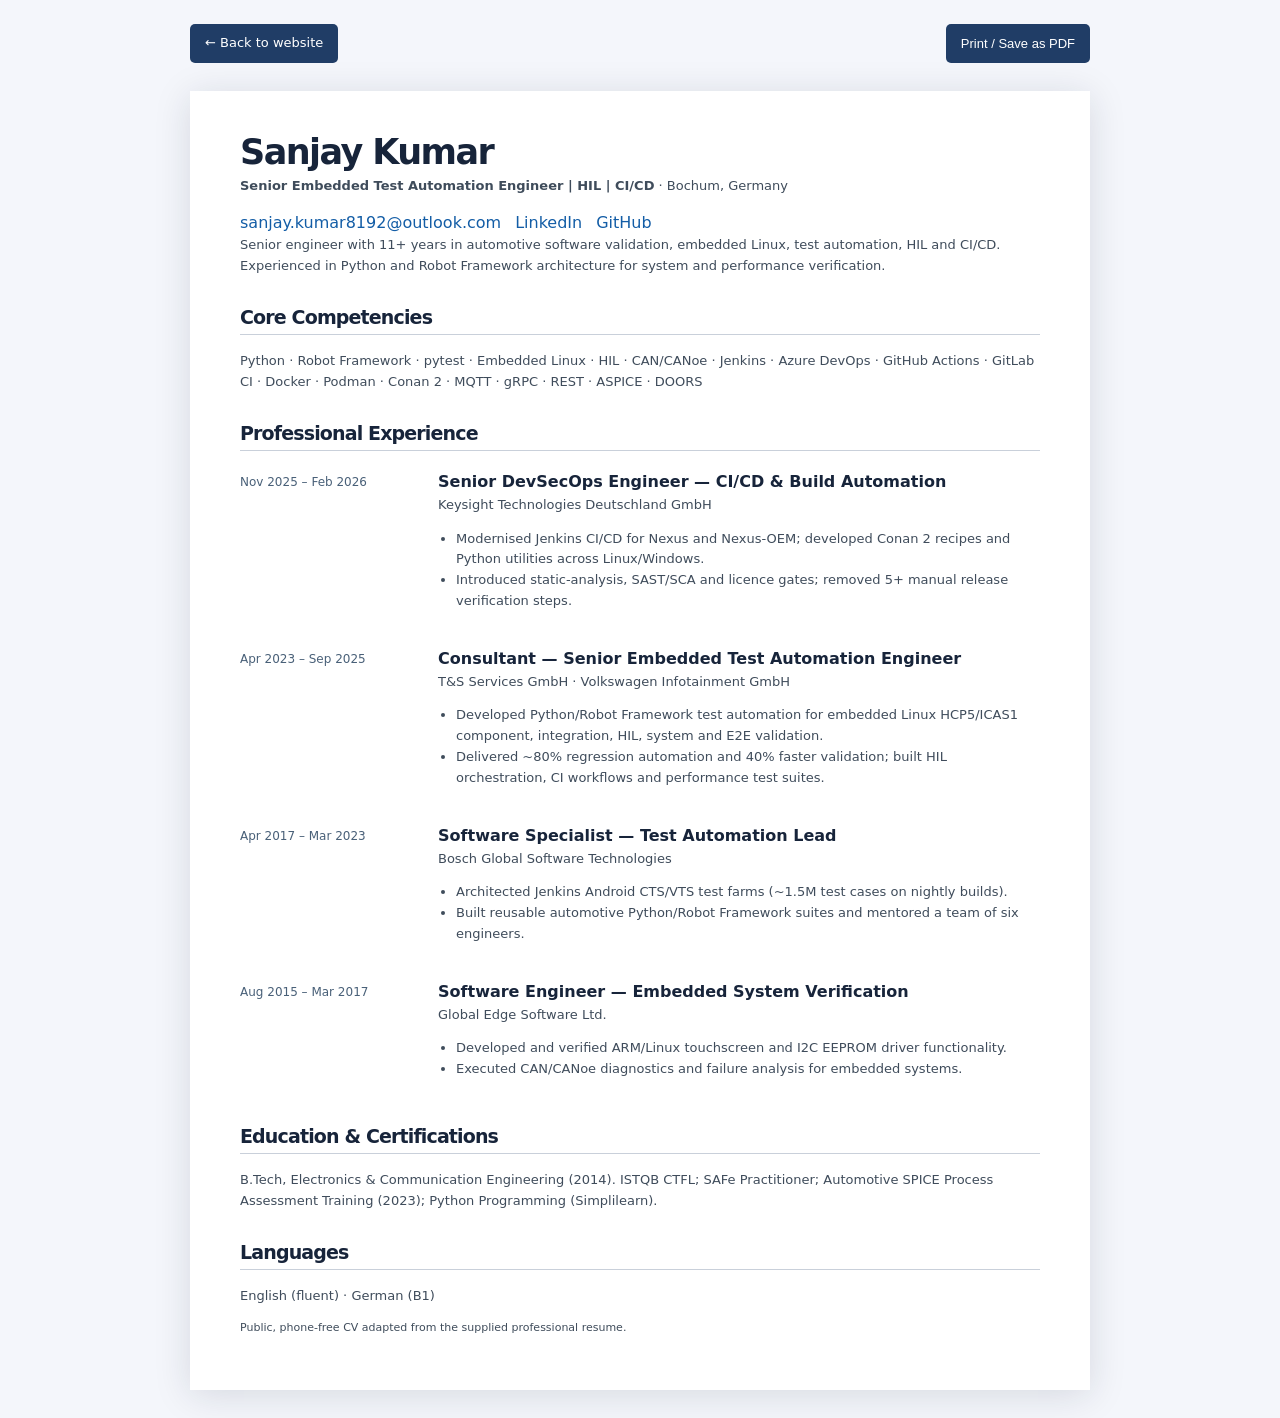
<file: resume/en.html>
<!doctype html><html lang="en"><head><meta charset="UTF-8"><meta name="viewport" content="width=device-width,initial-scale=1"><meta name="robots" content="index,follow"><title>Sanjay Kumar — English CV</title><link rel="stylesheet" href="../styles.css"><style>body{background:#f4f6fb;color:#17243a}.cv-layout{max-width:900px;margin:28px auto;padding:42px 50px;background:#fff;box-shadow:0 5px 35px #141e3522}.cv-layout h1{font-size:35px;margin-bottom:4px}.cv-layout h2{font-size:19px;border-bottom:1px solid #c9d0da;padding-bottom:6px;margin-top:30px}.cv-layout h3{font-size:16px;letter-spacing:0;margin-bottom:4px}.cv-layout p,.cv-layout li{color:#3f4c5b;font-size:13px}.cv-layout a{color:#135da6}.cv-layout .cv-job{display:grid;grid-template-columns:180px 1fr;gap:18px;margin:22px 0}.cv-layout .cv-period,.cv-employer{color:#496078;font-size:12px}.cv-layout ul{padding-left:18px;margin-top:8px}.cv-topbar{max-width:900px;margin:24px auto;display:flex;justify-content:space-between;gap:15px}.cv-topbar a,.cv-topbar button{background:#203d66;color:white;border:0;border-radius:5px;padding:9px 15px;font-size:13px;cursor:pointer}.cv-links{display:flex;flex-wrap:wrap;gap:14px;word-break:break-word}.cv-notice{font-size:11px!important}@media(max-width:720px){.cv-layout{margin:12px;padding:25px 20px}.cv-layout .cv-job{grid-template-columns:1fr;gap:4px}.cv-topbar{margin:15px}}@media print{@page{size:A4;margin:13mm}body{background:white}.cv-layout{box-shadow:none;margin:0;padding:0;max-width:none}.cv-topbar{display:none}.cv-layout a{color:#17243a}.cv-job{break-inside:avoid}.cv-layout h2{break-after:avoid}}</style></head><body><div class="cv-topbar"><a href="../index.html#contact">← Back to website</a><button onclick="window.print()">Print / Save as PDF</button></div><main class="cv-layout"><h1>Sanjay Kumar</h1><p><strong>Senior Embedded Test Automation Engineer | HIL | CI/CD</strong> · Bochum, Germany</p><div class="cv-links"><a href="mailto:sanjay.kumar8192@outlook.com">sanjay.kumar8192@outlook.com</a><a href="https://www.linkedin.com/in/sanjay-kumar-17aa60189/">LinkedIn</a><a href="https://github.com/sanjay81">GitHub</a></div><p>Senior engineer with 11+ years in automotive software validation, embedded Linux, test automation, HIL and CI/CD. Experienced in Python and Robot Framework architecture for system and performance verification.</p><h2>Core Competencies</h2><p>Python · Robot Framework · pytest · Embedded Linux · HIL · CAN/CANoe · Jenkins · Azure DevOps · GitHub Actions · GitLab CI · Docker · Podman · Conan 2 · MQTT · gRPC · REST · ASPICE · DOORS</p><h2>Professional Experience</h2><section class="cv-job"><div class="cv-period">Nov 2025 – Feb 2026</div><div><h3>Senior DevSecOps Engineer — CI/CD & Build Automation</h3><p class="cv-employer">Keysight Technologies Deutschland GmbH</p><ul><li>Modernised Jenkins CI/CD for Nexus and Nexus-OEM; developed Conan 2 recipes and Python utilities across Linux/Windows.</li><li>Introduced static-analysis, SAST/SCA and licence gates; removed 5+ manual release verification steps.</li></ul></div></section><section class="cv-job"><div class="cv-period">Apr 2023 – Sep 2025</div><div><h3>Consultant — Senior Embedded Test Automation Engineer</h3><p class="cv-employer">T&S Services GmbH · Volkswagen Infotainment GmbH</p><ul><li>Developed Python/Robot Framework test automation for embedded Linux HCP5/ICAS1 component, integration, HIL, system and E2E validation.</li><li>Delivered ~80% regression automation and 40% faster validation; built HIL orchestration, CI workflows and performance test suites.</li></ul></div></section><section class="cv-job"><div class="cv-period">Apr 2017 – Mar 2023</div><div><h3>Software Specialist — Test Automation Lead</h3><p class="cv-employer">Bosch Global Software Technologies</p><ul><li>Architected Jenkins Android CTS/VTS test farms (~1.5M test cases on nightly builds).</li><li>Built reusable automotive Python/Robot Framework suites and mentored a team of six engineers.</li></ul></div></section><section class="cv-job"><div class="cv-period">Aug 2015 – Mar 2017</div><div><h3>Software Engineer — Embedded System Verification</h3><p class="cv-employer">Global Edge Software Ltd.</p><ul><li>Developed and verified ARM/Linux touchscreen and I2C EEPROM driver functionality.</li><li>Executed CAN/CANoe diagnostics and failure analysis for embedded systems.</li></ul></div></section><h2>Education & Certifications</h2><p>B.Tech, Electronics & Communication Engineering (2014). ISTQB CTFL; SAFe Practitioner; Automotive SPICE Process Assessment Training (2023); Python Programming (Simplilearn).</p><h2>Languages</h2><p>English (fluent) · German (B1)</p><p class="cv-notice">Public, phone-free CV adapted from the supplied professional resume.</p></main></body></html>
</file>
<file: styles.css>
:root{color-scheme:dark;--bg:#0b1020;--panel:#111b2e;--text:#f4f7fe;--muted:#aebbd0;--line:#25344f;--blue:#76a9ff;font-family:Inter,ui-sans-serif,system-ui,-apple-system,BlinkMacSystemFont,"Segoe UI",sans-serif}*{box-sizing:border-box}html{scroll-behavior:smooth;scroll-padding-top:76px}body{margin:0;background:var(--bg);color:var(--text);line-height:1.6}a{color:inherit;text-decoration:none}a:hover{color:#9cc2ff}a:focus-visible{outline:2px solid #97bcff;outline-offset:4px}h1,h2,h3,p{margin-top:0}h1,h2,h3{line-height:1.12;letter-spacing:-.045em}p{color:var(--muted)}.shell{width:min(1140px,calc(100% - 48px));margin:auto}.skip{position:absolute;top:-60px;left:12px;background:white;color:#111;padding:12px;z-index:12}.skip:focus{top:10px}.site-header{position:sticky;top:0;z-index:10;backdrop-filter:blur(15px);background:#0b1020e8;border-bottom:1px solid #202b40}.navigation{min-height:72px;display:flex;align-items:center;justify-content:space-between;gap:24px}.brand{font-size:17px;font-weight:800;letter-spacing:-.05em;white-space:nowrap}.accent{color:var(--blue)}nav{display:flex;gap:23px}nav a,.header-github{font-size:13px;color:#c8d1e0}.header-github{border:1px solid var(--line);padding:8px 14px;border-radius:8px}.hero{padding:110px 0 98px}.eyebrow,.overline,.kicker,.project-category{font-size:11px;font-weight:800;letter-spacing:.13em;color:#8db7fa}.eyebrow{display:flex;align-items:center;gap:9px;margin-bottom:38px}.status-dot{display:inline-block;width:7px;height:7px;border-radius:50%;background:#53db98;box-shadow:0 0 0 4px #53db9825}.overline{margin-bottom:18px}.hero h1{font-size:clamp(40px,5.6vw,76px);max-width:1060px;margin-bottom:28px}.gradient{background:linear-gradient(90deg,#69a4ff,#9cc9f6,#98eddf);color:transparent;background-clip:text}.intro{max-width:730px;font-size:18px;line-height:1.8}.actions{display:flex;gap:12px;flex-wrap:wrap;margin-top:30px}.button{display:inline-flex;align-items:center;gap:12px;padding:13px 20px;border-radius:8px;font-size:14px;font-weight:750}.primary{background:#4386eb;color:white}.primary:hover{background:#68a1ff;color:#091226}.secondary{border:1px solid #40516c;color:#edf3fc}.secondary:hover{border-color:#88b4f6}.hero-meta{display:flex;gap:35px;margin-top:78px;border-top:1px solid var(--line);padding-top:25px;flex-wrap:wrap;font-size:12px;color:var(--muted)}.hero-meta strong{color:white;display:block;font-size:15px}.section{padding:95px 0}.section-dark{background:#0e1728;border-top:1px solid #1d2b40;border-bottom:1px solid #1d2b40}.two-col{display:grid;grid-template-columns:.95fr 1.05fr;gap:100px}.kicker{margin-bottom:20px}.section h2{font-size:clamp(32px,4vw,52px);max-width:650px;margin-bottom:24px}.two-col p{line-height:1.85}.chips,.tags{display:flex;flex-wrap:wrap;gap:8px}.chips{margin-top:26px}.chips span,.tags span{border:1px solid #34445c;padding:5px 10px;border-radius:5px;color:#c0cee2;font-size:12px}.section-head{display:flex;justify-content:space-between;align-items:end;gap:40px;margin-bottom:28px}.section-head p:last-child{max-width:310px;font-size:14px}.project-grid{display:grid;grid-template-columns:repeat(2,minmax(0,1fr));gap:20px}.project{background:var(--panel);border:1px solid #27344c;border-radius:12px;overflow:hidden;transition:transform .2s,border-color .2s}.project:hover{transform:translateY(-3px);border-color:#5a86bc}.project-visual{min-height:155px;display:flex;align-items:center;justify-content:space-between;padding:20px 26px;position:relative;overflow:hidden}.project-visual span{font-size:11px;letter-spacing:.16em;font-weight:700;color:#d9e8ff}.visual-icon{font-size:80px;line-height:1;opacity:.6}.blue{background:radial-gradient(ellipse at 60% 90%,#23649c,#132944 70%)}.violet{background:radial-gradient(ellipse at 65% 90%,#585ba4,#252344 70%)}.teal{background:radial-gradient(ellipse at 65% 90%,#2a877a,#17373b 70%)}.amber{background:radial-gradient(ellipse at 65% 90%,#94733d,#342d2b 70%)}.pink{background:radial-gradient(ellipse at 65% 90%,#8e4c84,#31253e 70%)}.project-copy{padding:26px}.project-copy h3{font-size:24px;margin:12px 0}.project-copy>p:not(.project-category){min-height:65px;font-size:14px;line-height:1.7}.tags{margin:22px 0}.text-link{font-size:13px;font-weight:800;color:#92bfff}.experience-item{border-bottom:1px solid #30405b;padding:0 0 17px;margin-bottom:22px}.experience-item h3{font-size:20px;letter-spacing:-.02em;margin:0 0 8px}.experience-item p{margin:0}.small{font-size:13px}.muted{color:var(--muted)}.section-subtitle{margin-bottom:28px}.notes-grid{display:grid;grid-template-columns:1fr 1fr;gap:20px}.note{background:#101c30;border:1px solid #2e405b;border-radius:12px;padding:28px}.note span{font-size:11px;color:#91b9fa;letter-spacing:.1em;font-weight:800}.note h3{font-size:23px;margin:14px 0}.note p{font-size:14px}.note strong{font-size:13px;color:#91b9fa}.contact-section{background:linear-gradient(135deg,#152a4b,#111a2e 65%);text-align:center}.contact-inner{max-width:750px}.contact-inner h2{max-width:none}.contact-inner .actions{justify-content:center}.footer{border-top:1px solid var(--line);padding:25px 0}.footer-inner{display:flex;justify-content:space-between;gap:15px;color:#98a8c2;font-size:12px}@media(max-width:850px){.navigation{flex-wrap:wrap;padding:12px 0}nav{order:3;width:100%;overflow:auto;gap:18px}.two-col{grid-template-columns:1fr;gap:20px}.hero{padding:75px 0}.hero-meta{margin-top:55px}.section{padding:70px 0}}@media(max-width:590px){.shell{width:calc(100% - 34px)}.header-github{display:none}.hero h1{font-size:41px}.intro{font-size:16px}.hero-meta{gap:19px}.project-grid,.notes-grid{grid-template-columns:1fr}.section-head{display:block}.section-head p:last-child{max-width:none}.footer-inner{flex-direction:column}.project-visual{min-height:130px}}@media(prefers-reduced-motion:reduce){*,*:before,*:after{scroll-behavior:auto!important;transition:none!important}}
/* Portfolio V2 additions */
.social-links{display:flex;gap:22px;flex-wrap:wrap;margin-top:24px;font-size:13px;color:#a9c9ff;font-weight:700}.timeline{border-top:1px solid var(--line);margin-top:30px}.timeline-entry{display:grid;grid-template-columns:220px 1fr;gap:40px;padding:32px 0;border-bottom:1px solid var(--line)}.timeline-entry time{font-size:12px;color:#91baff;font-weight:800;letter-spacing:.09em;padding-top:7px}.timeline-entry h3{font-size:23px;margin-bottom:8px}.timeline-entry p{font-size:14px;max-width:800px}.timeline-entry strong{font-size:14px;color:#c5e1ff}.timeline-entry .tags{margin-top:14px}.employer{color:#91baff!important;font-size:13px!important}.credentials{display:grid;grid-template-columns:1fr 1fr;gap:30px;padding-top:40px}.credentials h3{font-size:19px}.credentials p{font-size:14px}.case-shell{max-width:850px;padding-top:75px;padding-bottom:100px}.case-shell h1{font-size:clamp(36px,5vw,58px)}.case-shell h2{font-size:29px;margin-top:42px}.case-shell p,.case-shell li{line-height:1.85;color:var(--muted)}.case-shell a{color:#91baff}.case-meta{margin:30px 0;padding:22px;border:1px solid var(--line);border-radius:12px;background:var(--panel)}.case-shell pre{white-space:pre;overflow-x:auto;padding:24px;border-radius:12px;background:#15253b;color:#c5e4ff;font-size:12px;line-height:1.5}.case-shell ul{padding-left:23px}@media(max-width:700px){.timeline-entry{grid-template-columns:1fr;gap:10px}.credentials{grid-template-columns:1fr}}

/* V3: engineering showcase */
.skills-section{background:linear-gradient(155deg,#111b30,#0b1020 65%);border-block:1px solid var(--line)}
.expertise-grid{display:grid;grid-template-columns:repeat(3,minmax(0,1fr));gap:18px}
.expertise-card{padding:27px;background:#142239;border:1px solid #344961;border-radius:14px;display:flex;flex-direction:column}
.expertise-symbol{font-size:23px;letter-spacing:.03em;color:#8db7fa;margin-bottom:26px;font-weight:800}
.expertise-card h3{font-size:23px;letter-spacing:-.03em;margin-bottom:12px}
.expertise-card p{font-size:14px;line-height:1.7;flex:1}
.expertise-card .tags{margin:14px 0 0}
.architecture{margin:20px 0 26px}
.architecture img{display:block;width:100%;height:auto;border-radius:12px;border:1px solid #334964}
.architecture figcaption{font-size:12px;color:#aebbd0;margin-top:10px;line-height:1.6}
.project-copy a.text-link{display:inline-flex;padding:5px 0;text-underline-offset:4px}
.project:focus-within{border-color:#8db7fa}
@media(max-width:900px){.expertise-grid{grid-template-columns:1fr 1fr}}
@media(max-width:600px){.expertise-grid{grid-template-columns:1fr}.expertise-card{padding:22px}}
</file>
